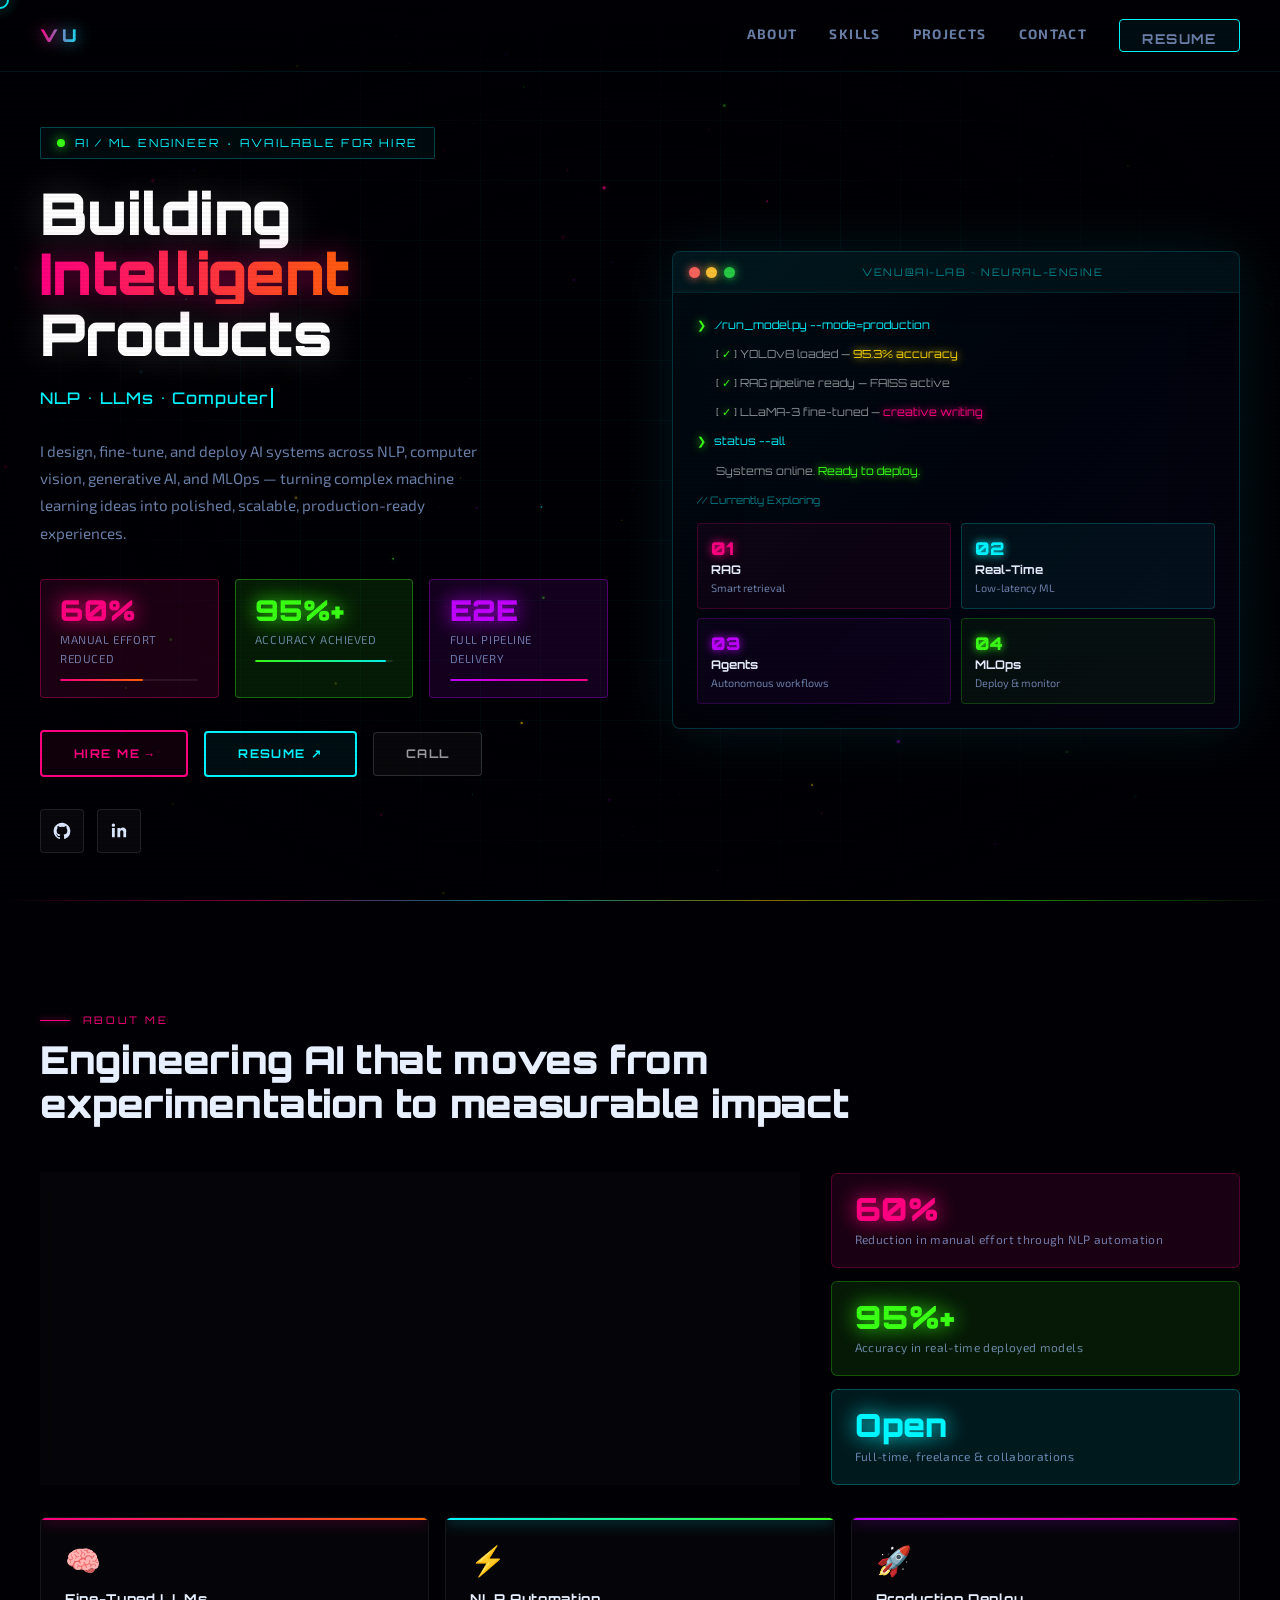
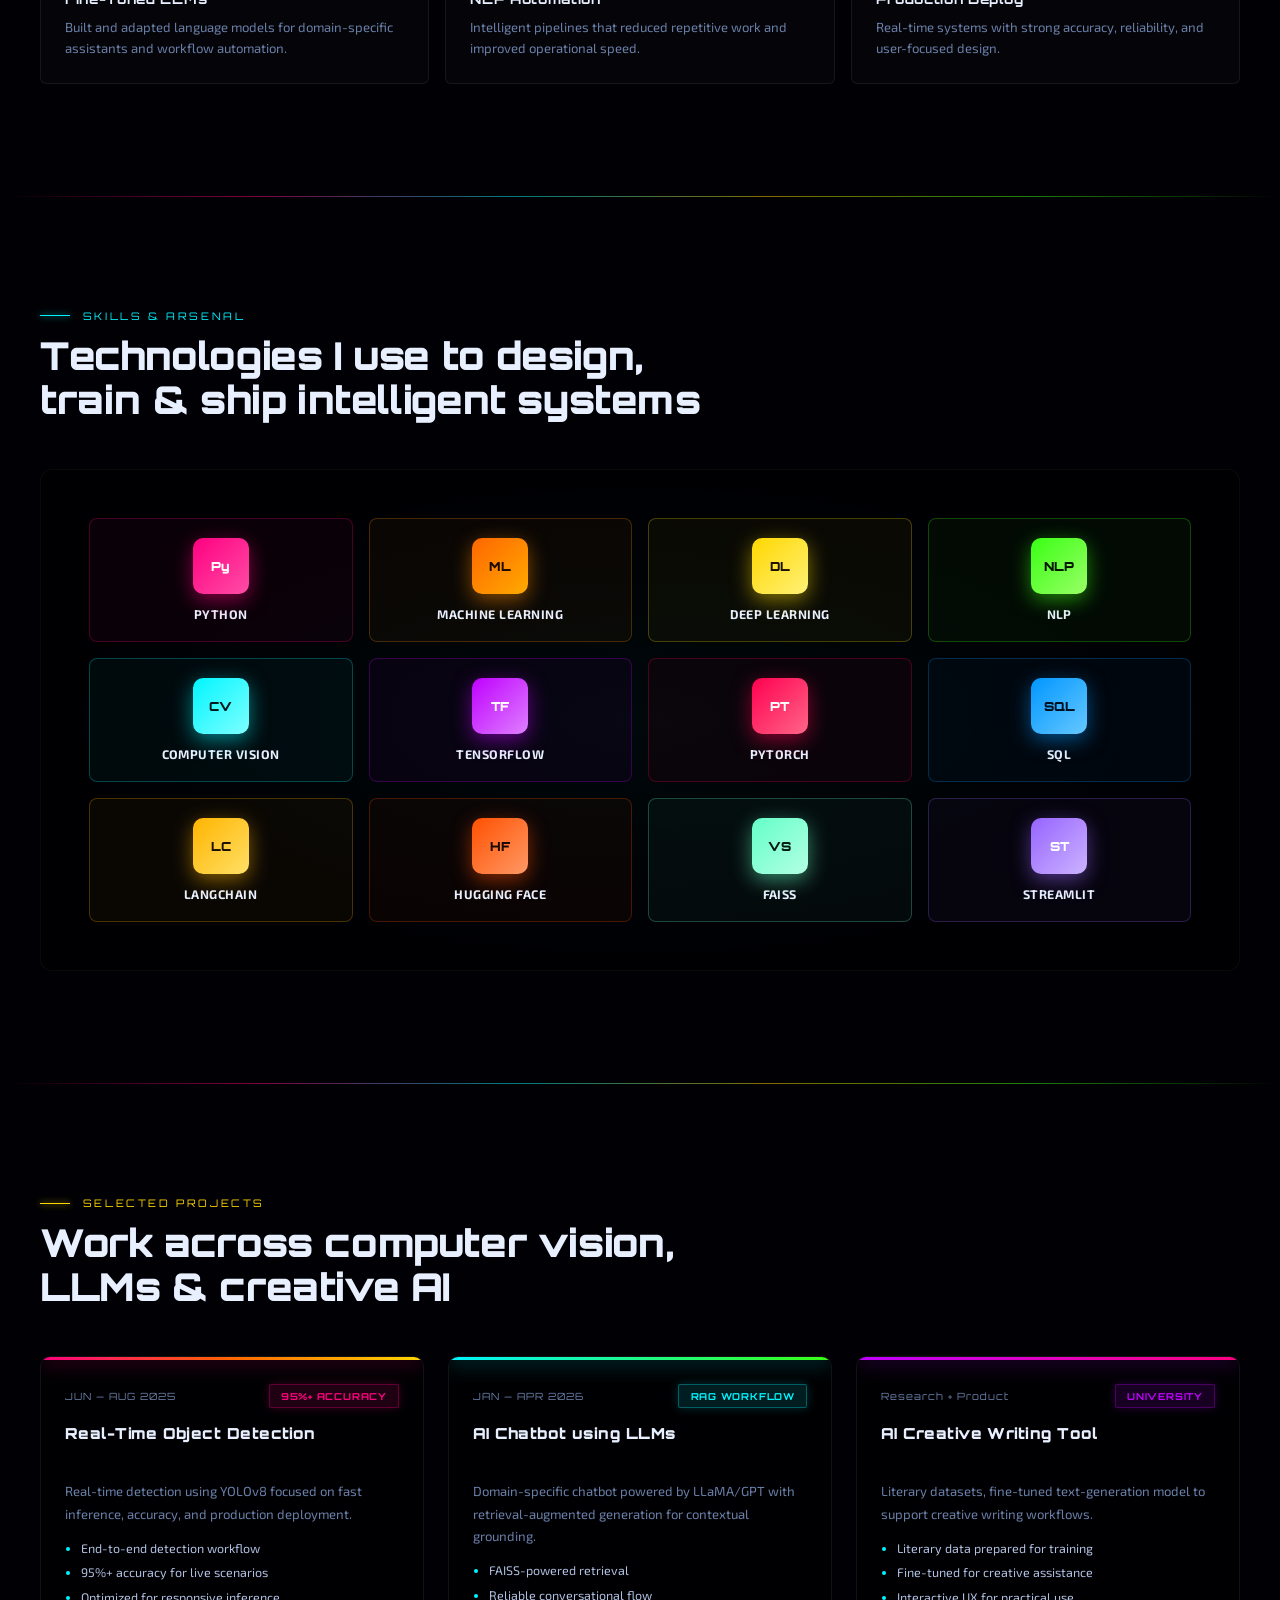
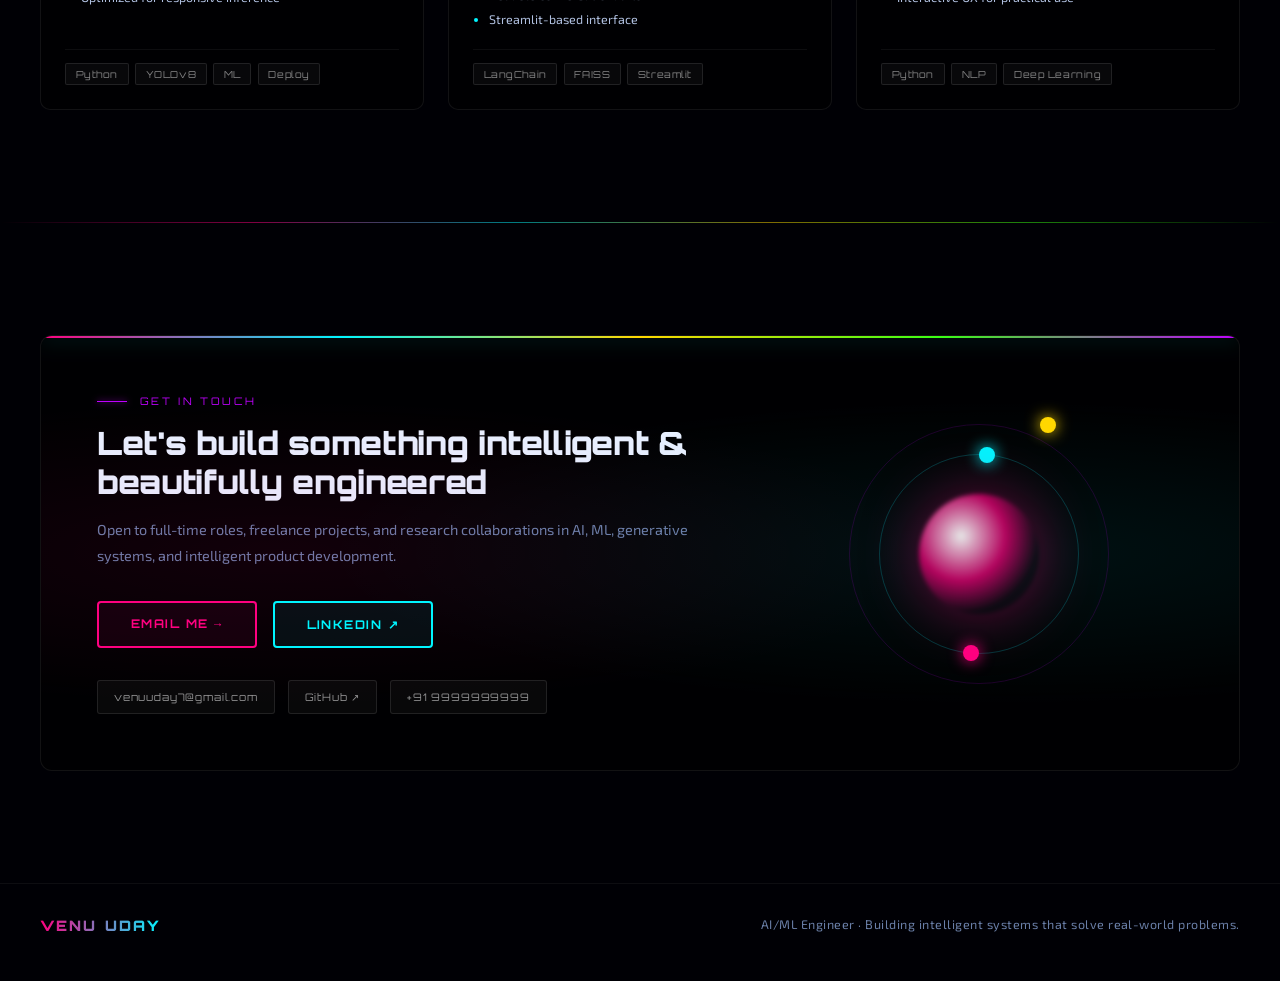
<file: index.html>
<!DOCTYPE html>
<html lang="en">
<head>
<meta charset="UTF-8"/>
<meta name="viewport" content="width=device-width,initial-scale=1.0"/>
<title>Venu Uday | AI/ML Engineer</title>
<link rel="preconnect" href="https://fonts.googleapis.com"/>
<link rel="preconnect" href="https://fonts.gstatic.com" crossorigin/>
<link href="https://fonts.googleapis.com/css2?family=Exo+2:wght@300;400;600;700;800;900&family=Orbitron:wght@500;700;900&display=swap" rel="stylesheet"/>
<style>
*,*::before,*::after{box-sizing:border-box;margin:0;padding:0}
html{scroll-behavior:smooth}
:root{
  --pink:#ff0080;--cyan:#00f5ff;--gold:#ffd700;--lime:#39ff14;--purple:#bf00ff;--orange:#ff6600;
  --bg:#000005;--text:#e8f0ff;--muted:#6a7fa8;
}
body{font-family:'Exo 2',sans-serif;background:var(--bg);color:var(--text);overflow-x:hidden;cursor:none}

/* ── CUSTOM CURSOR ── */
#cursor{position:fixed;width:18px;height:18px;border:2px solid var(--cyan);border-radius:50%;pointer-events:none;z-index:99999;transform:translate(-50%,-50%);transition:width .2s,height .2s,background .2s;mix-blend-mode:difference}
#cursor-trail{position:fixed;width:40px;height:40px;border-radius:50%;pointer-events:none;z-index:99998;transform:translate(-50%,-50%);background:radial-gradient(circle,rgba(0,245,255,0.15),transparent 70%);transition:left .08s,top .08s}

/* ── CANVAS PARTICLES ── */
#particles{position:fixed;inset:0;z-index:0;pointer-events:none}

/* ── SCANLINES ── */
body::after{content:'';position:fixed;inset:0;background:repeating-linear-gradient(0deg,transparent,transparent 2px,rgba(0,0,0,0.03) 2px,rgba(0,0,0,0.03) 4px);pointer-events:none;z-index:9998;animation:scanMove 8s linear infinite}
@keyframes scanMove{0%{background-position:0 0}100%{background-position:0 100px}}

/* ── GRID BG ── */
.grid-bg{position:fixed;inset:0;background-image:linear-gradient(rgba(0,245,255,0.03) 1px,transparent 1px),linear-gradient(90deg,rgba(0,245,255,0.03) 1px,transparent 1px);background-size:60px 60px;z-index:0;pointer-events:none}
.grid-bg::after{content:'';position:absolute;inset:0;background:radial-gradient(ellipse at 50% 50%,transparent 40%,var(--bg) 80%)}

/* ── NAV ── */
nav{position:fixed;top:0;width:100%;z-index:1000;padding:1.2rem 0;background:linear-gradient(180deg,rgba(0,0,5,0.95),transparent);border-bottom:1px solid rgba(0,245,255,0.08)}
.nav-inner{width:min(1200px,calc(100% - 3rem));margin:0 auto;display:flex;align-items:center;justify-content:space-between}
.logo{font-family:'Orbitron',monospace;font-weight:900;font-size:1.1rem;letter-spacing:.2em;color:transparent;background:linear-gradient(90deg,var(--pink),var(--cyan));-webkit-background-clip:text;background-clip:text;text-decoration:none;position:relative}
.logo-glow{position:absolute;inset:0;background:linear-gradient(90deg,var(--pink),var(--cyan));-webkit-background-clip:text;background-clip:text;color:transparent;filter:blur(8px);animation:logoPulse 2s ease-in-out infinite alternate;pointer-events:none}
@keyframes logoPulse{0%{opacity:.4}100%{opacity:1}}
.nav-links{display:flex;gap:2rem;align-items:center}
.nav-links a{font-size:.85rem;font-weight:700;letter-spacing:.1em;text-transform:uppercase;color:var(--muted);text-decoration:none;transition:color .2s;position:relative;padding-bottom:4px}
.nav-links a::after{content:'';position:absolute;bottom:0;left:0;width:0;height:1px;background:var(--cyan);transition:width .3s;box-shadow:0 0 8px var(--cyan)}
.nav-links a:hover{color:var(--cyan)}
.nav-links a:hover::after{width:100%}
.nav-btn{font-family:'Orbitron',monospace;font-size:.75rem;font-weight:700;letter-spacing:.12em;text-transform:uppercase;padding:.6rem 1.4rem;border:1px solid var(--cyan);color:var(--cyan);background:rgba(0,245,255,0.05);border-radius:4px;transition:all .25s;text-decoration:none;position:relative;overflow:hidden}
.nav-btn::before{content:'';position:absolute;inset:0;background:var(--cyan);transform:scaleX(0);transform-origin:left;transition:transform .3s;z-index:-1}
.nav-btn:hover{color:#000;box-shadow:0 0 25px rgba(0,245,255,0.6)}
.nav-btn:hover::before{transform:scaleX(1)}

/* ── HERO ── */
.hero{min-height:100vh;display:flex;align-items:center;position:relative;z-index:1;padding-top:5rem}
.hero-inner{width:min(1200px,calc(100% - 3rem));margin:0 auto;display:grid;grid-template-columns:1fr 1fr;gap:4rem;align-items:center}
.hero-tag{display:inline-flex;align-items:center;gap:.6rem;font-family:'Orbitron',monospace;font-size:.7rem;letter-spacing:.2em;text-transform:uppercase;color:var(--cyan);padding:.5rem 1rem;border:1px solid rgba(0,245,255,.25);background:rgba(0,245,255,.04);border-radius:2px;margin-bottom:1.5rem;animation:tagBlink 3s ease-in-out infinite}
.hero-tag .dot{width:8px;height:8px;border-radius:50%;background:var(--lime);box-shadow:0 0 12px var(--lime);animation:dotPulse 1.5s ease-in-out infinite}
@keyframes tagBlink{0%,100%{border-color:rgba(0,245,255,.25);box-shadow:none}50%{border-color:rgba(0,245,255,.6);box-shadow:0 0 20px rgba(0,245,255,.15)}}
@keyframes dotPulse{0%,100%{transform:scale(1);opacity:1}50%{transform:scale(1.5);opacity:.6}}
h1.hero-title{font-family:'Orbitron',monospace;font-size:clamp(2rem,4.5vw,4rem);font-weight:900;line-height:1.05;letter-spacing:-.01em;margin-bottom:1.5rem}
.line1{display:block;color:white;text-shadow:0 0 40px rgba(255,255,255,.2)}
.line2{display:block;background:linear-gradient(90deg,var(--pink),var(--orange),var(--gold),var(--lime),var(--cyan),var(--purple));background-size:300%;-webkit-background-clip:text;background-clip:text;color:transparent;animation:hyperRainbow 4s linear infinite;filter:drop-shadow(0 0 15px rgba(255,0,128,.5))}
@keyframes hyperRainbow{0%{background-position:0%}100%{background-position:300%}}
.line3{display:block;color:white;text-shadow:0 0 40px rgba(255,255,255,.2)}
.typewriter-wrap{font-size:1rem;color:var(--cyan);font-family:'Orbitron',monospace;font-weight:500;letter-spacing:.06em;margin-bottom:1.5rem;height:1.6rem}
#typewriter{border-right:2px solid var(--cyan);padding-right:3px;animation:blink .7s step-end infinite}
@keyframes blink{50%{border-color:transparent}}
.hero-desc{color:var(--muted);line-height:1.8;font-size:.95rem;max-width:52ch;margin-bottom:2rem}
.stats-row{display:flex;gap:1rem;margin-bottom:2rem;flex-wrap:wrap}
.stat-box{flex:1;min-width:110px;padding:1rem 1.2rem;border:1px solid;position:relative;overflow:hidden;border-radius:4px}
.stat-box::before{content:'';position:absolute;inset:0;opacity:.06}
.stat-box.s1{border-color:rgba(255,0,128,.4);background:rgba(255,0,128,.05)}.stat-box.s1::before{background:var(--pink)}
.stat-box.s2{border-color:rgba(57,255,20,.4);background:rgba(57,255,20,.05)}.stat-box.s2::before{background:var(--lime)}
.stat-box.s3{border-color:rgba(191,0,255,.4);background:rgba(191,0,255,.05)}.stat-box.s3::before{background:var(--purple)}
.stat-val{font-family:'Orbitron',monospace;font-size:1.8rem;font-weight:900;display:block;line-height:1;margin-bottom:.2rem}
.s1 .stat-val{color:var(--pink);text-shadow:0 0 20px var(--pink)}
.s2 .stat-val{color:var(--lime);text-shadow:0 0 20px var(--lime)}
.s3 .stat-val{color:var(--purple);text-shadow:0 0 20px var(--purple)}
.stat-lbl{font-size:.72rem;color:var(--muted);line-height:1.4;text-transform:uppercase;letter-spacing:.05em}
.stat-bar{height:2px;margin-top:.8rem;background:rgba(255,255,255,.08);border-radius:999px;overflow:hidden}
.stat-bar-fill{height:100%;border-radius:999px;animation:barGrow 2s 1s ease forwards;width:0}
.s1 .stat-bar-fill{background:linear-gradient(90deg,var(--pink),var(--orange));box-shadow:0 0 10px var(--pink)}
.s2 .stat-bar-fill{background:linear-gradient(90deg,var(--lime),var(--cyan));box-shadow:0 0 10px var(--lime)}
.s3 .stat-bar-fill{background:linear-gradient(90deg,var(--purple),var(--pink));box-shadow:0 0 10px var(--purple)}
@keyframes barGrow{to{width:var(--w)}}
.btn-row{display:flex;gap:1rem;flex-wrap:wrap;align-items:center;margin-bottom:2rem}
.btn{display:inline-flex;align-items:center;gap:.5rem;padding:.85rem 2rem;border-radius:4px;font-family:'Orbitron',monospace;font-size:.75rem;font-weight:700;letter-spacing:.12em;text-transform:uppercase;text-decoration:none;transition:all .25s;position:relative;overflow:hidden}
.btn::before{content:'';position:absolute;inset:0;transform:scaleX(0);transform-origin:left;transition:transform .3s;z-index:-1}
.btn-primary{border:2px solid var(--pink);color:var(--pink);background:rgba(255,0,128,.06)}
.btn-primary::before{background:var(--pink)}
.btn-primary:hover{color:#000;box-shadow:0 0 40px rgba(255,0,128,.7),0 0 80px rgba(255,0,128,.3)}
.btn-primary:hover::before{transform:scaleX(1)}
.btn-secondary{border:2px solid var(--cyan);color:var(--cyan);background:rgba(0,245,255,.06)}
.btn-secondary::before{background:var(--cyan)}
.btn-secondary:hover{color:#000;box-shadow:0 0 40px rgba(0,245,255,.7)}
.btn-secondary:hover::before{transform:scaleX(1)}
.btn-ghost{border:1px solid rgba(255,255,255,.15);color:rgba(255,255,255,.6);background:rgba(255,255,255,.03)}
.btn-ghost:hover{border-color:rgba(255,255,255,.4);color:white}
.social-row{display:flex;gap:.8rem}
.social-btn{width:44px;height:44px;display:grid;place-items:center;border:1px solid rgba(255,255,255,.1);background:rgba(255,255,255,.03);border-radius:4px;transition:all .25s;text-decoration:none}
.social-btn:hover{transform:translateY(-4px);border-color:var(--cyan);box-shadow:0 0 20px rgba(0,245,255,.3)}
.social-btn svg{width:20px;height:20px;fill:#dde9ff}

/* ── TERMINAL ── */
.terminal{position:relative;border:1px solid rgba(0,245,255,.2);border-radius:8px;overflow:hidden;background:rgba(0,5,15,.8);backdrop-filter:blur(20px);box-shadow:0 0 60px rgba(0,245,255,.1),inset 0 0 60px rgba(0,0,0,.5)}
.terminal::before{content:'';position:absolute;inset:0;background:linear-gradient(135deg,rgba(0,245,255,.03) 0%,transparent 50%,rgba(191,0,255,.03) 100%);pointer-events:none}
.terminal-bar{padding:.8rem 1rem;background:rgba(0,245,255,.05);border-bottom:1px solid rgba(0,245,255,.1);display:flex;align-items:center;gap:.5rem}
.terminal-dots{display:flex;gap:.4rem}
.terminal-dots span{width:11px;height:11px;border-radius:50%}
.terminal-dots span:nth-child(1){background:#ff5f57;box-shadow:0 0 10px #ff5f57}
.terminal-dots span:nth-child(2){background:#ffbd2e;box-shadow:0 0 10px #ffbd2e}
.terminal-dots span:nth-child(3){background:#28c840;box-shadow:0 0 10px #28c840}
.terminal-title{flex:1;text-align:center;font-family:'Orbitron',monospace;font-size:.65rem;color:rgba(0,245,255,.5);letter-spacing:.15em;text-transform:uppercase}
.terminal-body{padding:1.5rem}
.term-line{font-family:'Orbitron',monospace;font-size:.7rem;margin-bottom:.7rem;display:flex;align-items:flex-start;gap:.5rem;line-height:1.6}
.term-prompt{color:var(--lime);text-shadow:0 0 8px var(--lime);flex-shrink:0}
.term-cmd{color:var(--cyan)}
.term-out{color:rgba(255,255,255,.55);padding-left:1.2rem}
.term-highlight{color:var(--gold);text-shadow:0 0 8px var(--gold)}
.term-pink{color:var(--pink);text-shadow:0 0 8px var(--pink)}
.term-green{color:var(--lime);text-shadow:0 0 8px var(--lime)}
.modules-grid{display:grid;grid-template-columns:1fr 1fr;gap:.6rem;margin-top:1rem}
.mod{padding:.8rem;border-radius:4px;border:1px solid;transition:transform .2s}
.mod:hover{transform:scale(1.03)}
.mod-n{font-family:'Orbitron',monospace;font-size:1.1rem;font-weight:900;display:block;margin-bottom:.2rem}
.mod h4{font-size:.75rem;font-weight:700;margin-bottom:.15rem;font-family:'Orbitron',monospace}
.mod p{font-size:.68rem;color:var(--muted);line-height:1.4}
.m1{background:rgba(255,0,128,.05);border-color:rgba(255,0,128,.2)}.m1 .mod-n{color:var(--pink);text-shadow:0 0 8px var(--pink)}
.m2{background:rgba(0,245,255,.05);border-color:rgba(0,245,255,.2)}.m2 .mod-n{color:var(--cyan);text-shadow:0 0 8px var(--cyan)}
.m3{background:rgba(191,0,255,.05);border-color:rgba(191,0,255,.2)}.m3 .mod-n{color:var(--purple);text-shadow:0 0 8px var(--purple)}
.m4{background:rgba(57,255,20,.05);border-color:rgba(57,255,20,.2)}.m4 .mod-n{color:var(--lime);text-shadow:0 0 8px var(--lime)}

/* ── SECTIONS ── */
section.s{padding:7rem 0;position:relative;z-index:1}
.w{width:min(1200px,calc(100% - 3rem));margin:0 auto}
.sec-label{font-family:'Orbitron',monospace;font-size:.65rem;letter-spacing:.25em;text-transform:uppercase;margin-bottom:.6rem;display:flex;align-items:center;gap:.8rem}
.sec-label::before{content:'';height:1px;width:30px;box-shadow:0 0 6px currentColor}
.sec-label.pink{color:var(--pink)}.sec-label.pink::before{background:var(--pink)}
.sec-label.cyan{color:var(--cyan)}.sec-label.cyan::before{background:var(--cyan)}
.sec-label.gold{color:var(--gold)}.sec-label.gold::before{background:var(--gold)}
.sec-label.lime{color:var(--lime)}.sec-label.lime::before{background:var(--lime)}
.sec-label.purple{color:var(--purple)}.sec-label.purple::before{background:var(--purple)}
h2.sec-h{font-family:'Orbitron',monospace;font-size:clamp(1.5rem,3vw,2.4rem);font-weight:900;letter-spacing:-.01em;line-height:1.15;margin-bottom:3rem}
.neon-divider{height:1px;background:linear-gradient(90deg,transparent,var(--pink),var(--cyan),var(--gold),var(--lime),transparent);border:none;margin:0;opacity:.5;position:relative;z-index:1}
.neon-divider::after{content:'';position:absolute;inset:-1px;background:inherit;filter:blur(4px);opacity:.5}

/* ── ABOUT ── */
.about-grid{display:grid;grid-template-columns:1.3fr .7fr;gap:2rem;margin-bottom:2rem}
.glass-box{background:rgba(255,255,255,.02);border:1px solid rgba(255,255,255,.07);border-radius:8px;padding:2rem;position:relative;overflow:hidden;backdrop-filter:blur(10px)}
.glass-box::before{content:'';position:absolute;top:0;left:0;right:0;height:1px;background:linear-gradient(90deg,transparent,rgba(255,255,255,.15),transparent)}
.glass-box p{color:var(--muted);line-height:1.85;font-size:.95rem}
.glass-box p+p{margin-top:1rem}
.metric-stack{display:grid;gap:.8rem}
.metric-glitch{padding:1.2rem 1.4rem;border-radius:6px;border:1px solid;position:relative;overflow:hidden;transition:transform .25s}
.metric-glitch:hover{transform:translateX(4px)}
.metric-glitch::after{content:'';position:absolute;inset:0;opacity:.05}
.mg1{border-color:rgba(255,0,128,.3);background:rgba(255,0,128,.05)}.mg1::after{background:var(--pink)}
.mg2{border-color:rgba(57,255,20,.3);background:rgba(57,255,20,.05)}.mg2::after{background:var(--lime)}
.mg3{border-color:rgba(0,245,255,.3);background:rgba(0,245,255,.05)}.mg3::after{background:var(--cyan)}
.mg-val{font-family:'Orbitron',monospace;font-size:2rem;font-weight:900;display:block;line-height:1;margin-bottom:.2rem}
.mg1 .mg-val{color:var(--pink);text-shadow:0 0 20px var(--pink)}
.mg2 .mg-val{color:var(--lime);text-shadow:0 0 20px var(--lime)}
.mg3 .mg-val{color:var(--cyan);text-shadow:0 0 20px var(--cyan)}
.mg-lbl{font-size:.75rem;color:var(--muted);line-height:1.4;letter-spacing:.03em}
.feat-row{display:grid;grid-template-columns:repeat(3,1fr);gap:1rem}
.feat{padding:1.5rem;border-radius:6px;border:1px solid rgba(255,255,255,.07);background:rgba(255,255,255,.02);position:relative;overflow:hidden;transition:all .3s}
.feat:hover{transform:translateY(-6px)}
.feat::before{content:'';position:absolute;top:0;left:0;right:0;height:2px}
.feat:nth-child(1)::before{background:linear-gradient(90deg,var(--pink),var(--orange));box-shadow:0 0 15px var(--pink)}
.feat:nth-child(2)::before{background:linear-gradient(90deg,var(--cyan),var(--lime));box-shadow:0 0 15px var(--cyan)}
.feat:nth-child(3)::before{background:linear-gradient(90deg,var(--purple),var(--pink));box-shadow:0 0 15px var(--purple)}
.feat h3{font-family:'Orbitron',monospace;font-size:.85rem;font-weight:700;margin-bottom:.6rem;letter-spacing:.05em}
.feat p{font-size:.82rem;color:var(--muted);line-height:1.6}
.feat-icon{font-size:1.8rem;margin-bottom:.8rem;display:block}

/* ── SKILLS ── */
.skills-arena{background:rgba(0,0,0,.3);border:1px solid rgba(255,255,255,.04);border-radius:12px;padding:3rem;position:relative;overflow:hidden}
.skills-arena::before{content:'';position:absolute;inset:0;background:radial-gradient(ellipse at 50% 50%,rgba(0,245,255,.03),transparent 70%);pointer-events:none}
.skills-hex{display:grid;grid-template-columns:repeat(4,1fr);gap:1rem}
.skill-hex{position:relative;padding:1.2rem .8rem;border-radius:8px;text-align:center;border:1px solid;transition:all .3s;overflow:hidden;cursor:default}
.skill-hex:hover{transform:translateY(-8px) scale(1.06)}
.skill-icon-wrap{width:56px;height:56px;border-radius:10px;display:grid;place-items:center;margin:0 auto .8rem;font-family:'Orbitron',monospace;font-size:.78rem;font-weight:900;position:relative;transition:box-shadow .3s}
.skill-name{font-size:.78rem;font-weight:700;letter-spacing:.04em;text-transform:uppercase}
.sk-py{border-color:rgba(255,0,128,.25);background:rgba(255,0,128,.04)}.sk-py .skill-icon-wrap{background:linear-gradient(135deg,#ff0080,#ff4da6);color:white;box-shadow:0 6px 20px rgba(255,0,128,.5)}.sk-py:hover{box-shadow:0 0 40px rgba(255,0,128,.2);border-color:rgba(255,0,128,.6)}
.sk-ml{border-color:rgba(255,140,0,.25);background:rgba(255,140,0,.04)}.sk-ml .skill-icon-wrap{background:linear-gradient(135deg,#ff6600,#ffaa00);color:#1a0a00;box-shadow:0 6px 20px rgba(255,140,0,.5)}.sk-ml:hover{box-shadow:0 0 40px rgba(255,140,0,.2);border-color:rgba(255,140,0,.6)}
.sk-dl{border-color:rgba(255,221,0,.25);background:rgba(255,221,0,.04)}.sk-dl .skill-icon-wrap{background:linear-gradient(135deg,#ffd700,#fff176);color:#1a1100;box-shadow:0 6px 20px rgba(255,221,0,.5)}.sk-dl:hover{box-shadow:0 0 40px rgba(255,221,0,.2);border-color:rgba(255,221,0,.6)}
.sk-nlp{border-color:rgba(57,255,20,.25);background:rgba(57,255,20,.04)}.sk-nlp .skill-icon-wrap{background:linear-gradient(135deg,#39ff14,#99ff66);color:#001400;box-shadow:0 6px 20px rgba(57,255,20,.5)}.sk-nlp:hover{box-shadow:0 0 40px rgba(57,255,20,.2);border-color:rgba(57,255,20,.6)}
.sk-cv{border-color:rgba(0,245,255,.25);background:rgba(0,245,255,.04)}.sk-cv .skill-icon-wrap{background:linear-gradient(135deg,#00f5ff,#7fffff);color:#00161a;box-shadow:0 6px 20px rgba(0,245,255,.5)}.sk-cv:hover{box-shadow:0 0 40px rgba(0,245,255,.2);border-color:rgba(0,245,255,.6)}
.sk-tf{border-color:rgba(191,0,255,.25);background:rgba(191,0,255,.04)}.sk-tf .skill-icon-wrap{background:linear-gradient(135deg,#bf00ff,#df80ff);color:white;box-shadow:0 6px 20px rgba(191,0,255,.5)}.sk-tf:hover{box-shadow:0 0 40px rgba(191,0,255,.2);border-color:rgba(191,0,255,.6)}
.sk-pt{border-color:rgba(255,0,80,.25);background:rgba(255,0,80,.04)}.sk-pt .skill-icon-wrap{background:linear-gradient(135deg,#ff0050,#ff6688);color:white;box-shadow:0 6px 20px rgba(255,0,80,.5)}.sk-pt:hover{box-shadow:0 0 40px rgba(255,0,80,.2);border-color:rgba(255,0,80,.6)}
.sk-sql{border-color:rgba(0,150,255,.25);background:rgba(0,150,255,.04)}.sk-sql .skill-icon-wrap{background:linear-gradient(135deg,#0096ff,#66c8ff);color:#001020;box-shadow:0 6px 20px rgba(0,150,255,.5)}.sk-sql:hover{box-shadow:0 0 40px rgba(0,150,255,.2);border-color:rgba(0,150,255,.6)}
.sk-lc{border-color:rgba(255,180,0,.25);background:rgba(255,180,0,.04)}.sk-lc .skill-icon-wrap{background:linear-gradient(135deg,#ffb400,#ffe066);color:#1a0f00;box-shadow:0 6px 20px rgba(255,180,0,.5)}.sk-lc:hover{box-shadow:0 0 40px rgba(255,180,0,.2);border-color:rgba(255,180,0,.6)}
.sk-hf{border-color:rgba(255,80,0,.25);background:rgba(255,80,0,.04)}.sk-hf .skill-icon-wrap{background:linear-gradient(135deg,#ff5000,#ff9966);color:#1a0800;box-shadow:0 6px 20px rgba(255,80,0,.5)}.sk-hf:hover{box-shadow:0 0 40px rgba(255,80,0,.2);border-color:rgba(255,80,0,.6)}
.sk-fa{border-color:rgba(100,255,200,.25);background:rgba(100,255,200,.04)}.sk-fa .skill-icon-wrap{background:linear-gradient(135deg,#64ffc8,#b3ffe3);color:#001a0f;box-shadow:0 6px 20px rgba(100,255,200,.5)}.sk-fa:hover{box-shadow:0 0 40px rgba(100,255,200,.2);border-color:rgba(100,255,200,.6)}
.sk-st{border-color:rgba(150,100,255,.25);background:rgba(150,100,255,.04)}.sk-st .skill-icon-wrap{background:linear-gradient(135deg,#9664ff,#ccb3ff);color:white;box-shadow:0 6px 20px rgba(150,100,255,.5)}.sk-st:hover{box-shadow:0 0 40px rgba(150,100,255,.2);border-color:rgba(150,100,255,.6)}

/* ── PROJECTS ── */
.proj-grid{display:grid;grid-template-columns:repeat(3,1fr);gap:1.5rem}
.proj{background:rgba(0,0,0,.5);border:1px solid rgba(255,255,255,.07);border-radius:10px;overflow:hidden;transition:all .35s;display:flex;flex-direction:column;position:relative}
.proj:hover{transform:translateY(-10px)}
.proj-glow{position:absolute;inset:0;opacity:0;transition:opacity .35s;pointer-events:none}
.proj:hover .proj-glow{opacity:1}
.pa .proj-glow{background:radial-gradient(circle at 50% 0%,rgba(255,0,128,.12),transparent 60%)}
.pb .proj-glow{background:radial-gradient(circle at 50% 0%,rgba(0,245,255,.12),transparent 60%)}
.pc .proj-glow{background:radial-gradient(circle at 50% 0%,rgba(191,0,255,.12),transparent 60%)}
.proj-stripe{height:3px;width:100%}
.pa .proj-stripe{background:linear-gradient(90deg,var(--pink),var(--orange),var(--gold));box-shadow:0 0 20px rgba(255,0,128,.8)}
.pb .proj-stripe{background:linear-gradient(90deg,var(--cyan),var(--lime));box-shadow:0 0 20px rgba(0,245,255,.8)}
.pc .proj-stripe{background:linear-gradient(90deg,var(--purple),var(--pink));box-shadow:0 0 20px rgba(191,0,255,.8)}
.proj-header{padding:1.5rem;position:relative}
.proj-meta{display:flex;justify-content:space-between;align-items:center;margin-bottom:1rem}
.proj-date{font-family:'Orbitron',monospace;font-size:.62rem;color:var(--muted);letter-spacing:.1em}
.badge{font-family:'Orbitron',monospace;font-size:.6rem;font-weight:700;padding:.3rem .7rem;border-radius:2px;letter-spacing:.08em;text-transform:uppercase}
.ba{background:rgba(255,0,128,.12);color:var(--pink);border:1px solid rgba(255,0,128,.3);box-shadow:0 0 10px rgba(255,0,128,.2)}
.bb{background:rgba(0,245,255,.12);color:var(--cyan);border:1px solid rgba(0,245,255,.3);box-shadow:0 0 10px rgba(0,245,255,.2)}
.bc{background:rgba(191,0,255,.12);color:var(--purple);border:1px solid rgba(191,0,255,.3);box-shadow:0 0 10px rgba(191,0,255,.2)}
.proj h3{font-family:'Orbitron',monospace;font-size:.95rem;font-weight:900;letter-spacing:.03em;margin-bottom:.8rem;line-height:1.3}
.proj-body{padding:0 1.5rem 1.5rem;flex:1;display:flex;flex-direction:column}
.proj-body p{font-size:.82rem;color:var(--muted);line-height:1.7;margin-bottom:.8rem}
.proj-body ul{padding-left:1rem;margin-bottom:1rem;flex:1}
.proj-body ul li{font-size:.78rem;color:#b0c0e0;line-height:1.7;margin-bottom:.2rem}
.proj-body ul li::marker{color:var(--cyan)}
.tags{display:flex;gap:.4rem;flex-wrap:wrap;padding-top:.8rem;border-top:1px solid rgba(255,255,255,.05)}
.tag{font-family:'Orbitron',monospace;font-size:.6rem;padding:.25rem .6rem;border-radius:2px;border:1px solid rgba(255,255,255,.1);color:rgba(255,255,255,.5);letter-spacing:.06em;background:rgba(255,255,255,.03)}

/* ── CONTACT ── */
.contact-shell{background:rgba(0,0,0,.6);border:1px solid rgba(255,255,255,.07);border-radius:12px;overflow:hidden;position:relative}
.contact-shell::before{content:'';position:absolute;inset:0;background:radial-gradient(ellipse at 20% 50%,rgba(255,0,128,.07),transparent 50%),radial-gradient(ellipse at 80% 50%,rgba(0,245,255,.07),transparent 50%);pointer-events:none}
.contact-top-bar{height:2px;background:linear-gradient(90deg,var(--pink),var(--cyan),var(--gold),var(--lime),var(--purple));box-shadow:0 0 20px rgba(0,245,255,.5)}
.contact-inner{display:grid;grid-template-columns:1.2fr .8fr;gap:4rem;align-items:center;padding:3.5rem}
.contact-title{font-family:'Orbitron',monospace;font-size:clamp(1.4rem,2.5vw,2.2rem);font-weight:900;line-height:1.2;margin-bottom:1rem;letter-spacing:-.01em}
.contact-desc{color:var(--muted);line-height:1.8;font-size:.9rem;margin-bottom:2rem}
.contact-links{display:flex;gap:.8rem;flex-wrap:wrap;margin-top:1.2rem}
.link-chip{font-family:'Orbitron',monospace;font-size:.65rem;padding:.55rem 1rem;border-radius:3px;border:1px solid rgba(255,255,255,.1);color:rgba(255,255,255,.55);background:rgba(255,255,255,.03);text-decoration:none;letter-spacing:.08em;transition:all .2s}
.link-chip:hover{border-color:var(--cyan);color:var(--cyan);box-shadow:0 0 15px rgba(0,245,255,.2)}
.orb-cluster{position:relative;height:260px;display:grid;place-items:center}
.core{position:absolute;width:120px;height:120px;border-radius:50%;background:radial-gradient(circle at 35% 35%,rgba(255,255,255,.9),rgba(255,0,128,.7) 40%,rgba(255,0,128,.05) 70%);filter:blur(2px);animation:coreFloat 5s ease-in-out infinite alternate;box-shadow:0 0 60px rgba(255,0,128,.4)}
.orb-ring{position:absolute;border-radius:50%;border:1px solid;animation:ringRotate 8s linear infinite}
.or1{width:200px;height:200px;border-color:rgba(0,245,255,.2);animation-duration:8s}
.or2{width:260px;height:260px;border-color:rgba(191,0,255,.15);animation-duration:12s;animation-direction:reverse}
.orb-sat{position:absolute;width:16px;height:16px;border-radius:50%;box-shadow:0 0 15px currentColor}
@keyframes coreFloat{0%{transform:translate(0,0) scale(1)}100%{transform:translate(8px,-12px) scale(1.05)}}
@keyframes ringRotate{0%{transform:rotate(0deg)}100%{transform:rotate(360deg)}}

/* ── FOOTER ── */
footer{position:relative;z-index:1;padding:2rem 0 3rem;border-top:1px solid rgba(255,255,255,.05)}
.foot-inner{width:min(1200px,calc(100% - 3rem));margin:0 auto;display:flex;justify-content:space-between;align-items:center;flex-wrap:wrap;gap:1rem}
.foot-brand{font-family:'Orbitron',monospace;font-weight:900;font-size:.9rem;letter-spacing:.15em;background:linear-gradient(90deg,var(--pink),var(--cyan));-webkit-background-clip:text;background-clip:text;color:transparent}
.foot-note{font-size:.78rem;color:var(--muted);letter-spacing:.04em}

/* ── REVEAL ── */
.reveal{opacity:0;transform:translateY(40px);transition:opacity .8s ease,transform .8s ease}
.reveal.vis{opacity:1;transform:translateY(0)}

/* ── RESPONSIVE ── */
@media(max-width:1020px){.hero-inner,.about-grid,.contact-inner{grid-template-columns:1fr}.terminal{display:none}.proj-grid,.feat-row{grid-template-columns:1fr}.skills-hex{grid-template-columns:repeat(3,1fr)}.orb-cluster{display:none}}
@media(max-width:640px){.skills-hex{grid-template-columns:repeat(2,1fr)}.skills-arena{padding:1.5rem}h1.hero-title{font-size:1.8rem}.btn{padding:.7rem 1.2rem;font-size:.65rem}}
</style>
</head>
<body>

<div id="cursor"></div>
<div id="cursor-trail"></div>
<canvas id="particles"></canvas>
<div class="grid-bg" aria-hidden="true"></div>

<nav>
  <div class="nav-inner">
    <a href="#hero" class="logo" aria-label="Home">VU<span class="logo-glow" aria-hidden="true">VU</span></a>
    <div class="nav-links">
      <a href="#about">About</a>
      <a href="#skills">Skills</a>
      <a href="#projects">Projects</a>
      <a href="#contact">Contact</a>
      <a class="nav-btn" href="https://drive.googg" target="_blank" rel="noreferrer">Resume</a>
    </div>
  </div>
</nav>

<main>
<section id="hero" style="position:relative;z-index:1">
<div class="hero">
<div class="hero-inner">
  <div>
    <div class="hero-tag"><span class="dot"></span>AI / ML Engineer · Available for Hire</div>
    <h1 class="hero-title">
      <span class="line1">Building</span>
      <span class="line2">Intelligent</span>
      <span class="line3">Products</span>
    </h1>
    <div class="typewriter-wrap"><span id="typewriter"></span></div>
    <p class="hero-desc">I design, fine-tune, and deploy AI systems across NLP, computer vision, generative AI, and MLOps — turning complex machine learning ideas into polished, scalable, production-ready experiences.</p>
    <div class="stats-row">
      <div class="stat-box s1">
        <span class="stat-val">60%</span>
        <span class="stat-lbl">Manual effort reduced</span>
        <div class="stat-bar"><div class="stat-bar-fill" style="--w:60%"></div></div>
      </div>
      <div class="stat-box s2">
        <span class="stat-val">95%+</span>
        <span class="stat-lbl">Accuracy achieved</span>
        <div class="stat-bar"><div class="stat-bar-fill" style="--w:95%"></div></div>
      </div>
      <div class="stat-box s3">
        <span class="stat-val">E2E</span>
        <span class="stat-lbl">Full pipeline delivery</span>
        <div class="stat-bar"><div class="stat-bar-fill" style="--w:100%"></div></div>
      </div>
    </div>
    <div class="btn-row">
      <a class="btn btn-primary" href="mailto:venuuday7@gmail.com">Hire Me →</a>
      <a class="btn btn-secondary" href="https://drive.google.com/file/d/1gTOwHdi0GG8WGMU34fSjCpacCTz0CEjw/view?usp=sharing" target="_blank" rel="noreferrer">Resume ↗</a>
      <a class="btn btn-ghost" href="tel:+919999999999">Call</a>
    </div>
    <div class="social-row">
      <a class="social-btn" href="https://github.com/venuuday7-maker" target="_blank" rel="noreferrer" aria-label="GitHub">
        <svg viewBox="0 0 24 24"><path d="M12 2C6.477 2 2 6.484 2 12.017c0 4.426 2.865 8.18 6.839 9.504.5.092.682-.217.682-.483 0-.237-.008-.866-.013-1.7-2.782.605-3.369-1.344-3.369-1.344-.454-1.158-1.11-1.466-1.11-1.466-.908-.62.069-.608.069-.608 1.004.07 1.532 1.033 1.532 1.033.892 1.53 2.341 1.088 2.91.832.092-.647.349-1.088.635-1.338-2.221-.253-4.555-1.113-4.555-4.951 0-1.093.39-1.988 1.029-2.688-.103-.253-.446-1.272.098-2.65 0 0 .84-.269 2.75 1.026A9.564 9.564 0 0112 6.844a9.59 9.59 0 012.504.337c1.909-1.295 2.747-1.026 2.747-1.026.546 1.378.202 2.397.1 2.65.64.7 1.028 1.595 1.028 2.688 0 3.848-2.338 4.695-4.566 4.943.359.31.678.92.678 1.855 0 1.339-.012 2.419-.012 2.747 0 .269.18.58.688.481A10.019 10.019 0 0022 12.017C22 6.484 17.523 2 12 2z"/></svg>
      </a>
      <a class="social-btn" href="https://www.linkedin.com/in/venu-uday-99749a235/" target="_blank" rel="noreferrer" aria-label="LinkedIn">
        <svg viewBox="0 0 24 24"><path d="M6.94 8.5H3.56v11h3.38v-11ZM5.25 3A2.01 2.01 0 003.2 5.01 2 2 0 005.22 7a2.01 2.01 0 002.06-1.99A2 2 0 005.28 3h-.03ZM20.8 12.77c0-3.32-1.77-4.86-4.13-4.86-1.9 0-2.75 1.04-3.23 1.77V8.5H10.1c.04.78 0 11 0 11h3.34v-6.14c0-.33.02-.66.12-.89.26-.66.85-1.34 1.84-1.34 1.3 0 1.82 1.01 1.82 2.49v5.88h3.34v-6.73Z"/></svg>
      </a>
    </div>
  </div>
  <div class="terminal" aria-label="Skills preview">
    <div class="terminal-bar">
      <div class="terminal-dots"><span></span><span></span><span></span></div>
      <span class="terminal-title">venu@ai-lab ~ neural-engine</span>
    </div>
    <div class="terminal-body">
      <div class="term-line"><span class="term-prompt">❯</span><span class="term-cmd">./run_model.py --mode=production</span></div>
      <div class="term-line"><span class="term-out">[ <span class="term-green">✓</span> ] YOLOv8 loaded — <span class="term-highlight">95.3% accuracy</span></span></div>
      <div class="term-line"><span class="term-out">[ <span class="term-green">✓</span> ] RAG pipeline ready — FAISS active</span></div>
      <div class="term-line"><span class="term-out">[ <span class="term-green">✓</span> ] LLaMA-3 fine-tuned — <span class="term-pink">creative writing</span></span></div>
      <div class="term-line"><span class="term-prompt">❯</span><span class="term-cmd">status --all</span></div>
      <div class="term-line"><span class="term-out">Systems online. <span class="term-green">Ready to deploy.</span></span></div>
      <p style="font-family:'Orbitron',monospace;font-size:.65rem;color:rgba(0,245,255,.5);margin-top:.8rem;margin-bottom:.5rem">// Currently Exploring</p>
      <div class="modules-grid">
        <div class="mod m1"><span class="mod-n">01</span><h4>RAG</h4><p>Smart retrieval</p></div>
        <div class="mod m2"><span class="mod-n">02</span><h4>Real-Time</h4><p>Low-latency ML</p></div>
        <div class="mod m3"><span class="mod-n">03</span><h4>Agents</h4><p>Autonomous workflows</p></div>
        <div class="mod m4"><span class="mod-n">04</span><h4>MLOps</h4><p>Deploy & monitor</p></div>
      </div>
    </div>
  </div>
</div>
</div>
</section>

<hr class="neon-divider"/>

<section class="s" id="about">
<div class="w">
  <div class="reveal">
    <p class="sec-label pink">About Me</p>
    <h2 class="sec-h">Engineering AI that moves from<br/>experimentation to measurable impact</h2>
  </div>
  <div class="about-grid reveal">
    <div class="glass-box">
      <p>I'm an AI/ML Engineer with hands-on experience building and deploying machine learning systems that solve real-world problems. My work spans data preprocessing, experimentation, model training, deployment, and optimization.</p>
      <p>I use Python, TensorFlow, PyTorch, NLP, Computer Vision, and MLOps tooling to create products that are technically strong, visually polished, and genuinely useful.</p>
    </div>
    <div class="metric-stack">
      <div class="metric-glitch mg1"><span class="mg-val">60%</span><span class="mg-lbl">Reduction in manual effort through NLP automation</span></div>
      <div class="metric-glitch mg2"><span class="mg-val">95%+</span><span class="mg-lbl">Accuracy in real-time deployed models</span></div>
      <div class="metric-glitch mg3"><span class="mg-val">Open</span><span class="mg-lbl">Full-time, freelance &amp; collaborations</span></div>
    </div>
  </div>
  <div class="feat-row reveal">
    <div class="feat"><span class="feat-icon">🧠</span><h3>Fine-Tuned LLMs</h3><p>Built and adapted language models for domain-specific assistants and workflow automation.</p></div>
    <div class="feat"><span class="feat-icon">⚡</span><h3>NLP Automation</h3><p>Intelligent pipelines that reduced repetitive work and improved operational speed.</p></div>
    <div class="feat"><span class="feat-icon">🚀</span><h3>Production Deploy</h3><p>Real-time systems with strong accuracy, reliability, and user-focused design.</p></div>
  </div>
</div>
</section>

<hr class="neon-divider"/>

<section class="s" id="skills">
<div class="w">
  <div class="reveal">
    <p class="sec-label cyan">Skills &amp; Arsenal</p>
    <h2 class="sec-h">Technologies I use to design,<br/>train &amp; ship intelligent systems</h2>
  </div>
  <div class="skills-arena reveal">
    <div class="skills-hex">
      <div class="skill-hex sk-py"><div class="skill-icon-wrap">Py</div><div class="skill-name">Python</div></div>
      <div class="skill-hex sk-ml"><div class="skill-icon-wrap">ML</div><div class="skill-name">Machine Learning</div></div>
      <div class="skill-hex sk-dl"><div class="skill-icon-wrap">DL</div><div class="skill-name">Deep Learning</div></div>
      <div class="skill-hex sk-nlp"><div class="skill-icon-wrap">NLP</div><div class="skill-name">NLP</div></div>
      <div class="skill-hex sk-cv"><div class="skill-icon-wrap">CV</div><div class="skill-name">Computer Vision</div></div>
      <div class="skill-hex sk-tf"><div class="skill-icon-wrap">TF</div><div class="skill-name">TensorFlow</div></div>
      <div class="skill-hex sk-pt"><div class="skill-icon-wrap">PT</div><div class="skill-name">PyTorch</div></div>
      <div class="skill-hex sk-sql"><div class="skill-icon-wrap">SQL</div><div class="skill-name">SQL</div></div>
      <div class="skill-hex sk-lc"><div class="skill-icon-wrap">LC</div><div class="skill-name">LangChain</div></div>
      <div class="skill-hex sk-hf"><div class="skill-icon-wrap">HF</div><div class="skill-name">Hugging Face</div></div>
      <div class="skill-hex sk-fa"><div class="skill-icon-wrap">VS</div><div class="skill-name">FAISS</div></div>
      <div class="skill-hex sk-st"><div class="skill-icon-wrap">ST</div><div class="skill-name">Streamlit</div></div>
    </div>
  </div>
</div>
</section>

<hr class="neon-divider"/>

<section class="s" id="projects">
<div class="w">
  <div class="reveal">
    <p class="sec-label gold">Selected Projects</p>
    <h2 class="sec-h">Work across computer vision,<br/>LLMs &amp; creative AI</h2>
  </div>
  <div class="proj-grid reveal">
    <article class="proj pa">
      <div class="proj-stripe"></div>
      <div class="proj-glow"></div>
      <div class="proj-header">
        <div class="proj-meta"><span class="proj-date">JUN — AUG 2025</span><span class="badge ba">95%+ Accuracy</span></div>
        <h3>Real-Time Object Detection</h3>
      </div>
      <div class="proj-body">
        <p>Real-time detection using YOLOv8 focused on fast inference, accuracy, and production deployment.</p>
        <ul>
          <li>End-to-end detection workflow</li>
          <li>95%+ accuracy for live scenarios</li>
          <li>Optimized for responsive inference</li>
        </ul>
        <div class="tags"><span class="tag">Python</span><span class="tag">YOLOv8</span><span class="tag">ML</span><span class="tag">Deploy</span></div>
      </div>
    </article>
    <article class="proj pb">
      <div class="proj-stripe"></div>
      <div class="proj-glow"></div>
      <div class="proj-header">
        <div class="proj-meta"><span class="proj-date">JAN — APR 2026</span><span class="badge bb">RAG Workflow</span></div>
        <h3>AI Chatbot using LLMs</h3>
      </div>
      <div class="proj-body">
        <p>Domain-specific chatbot powered by LLaMA/GPT with retrieval-augmented generation for contextual grounding.</p>
        <ul>
          <li>FAISS-powered retrieval</li>
          <li>Reliable conversational flow</li>
          <li>Streamlit-based interface</li>
        </ul>
        <div class="tags"><span class="tag">LangChain</span><span class="tag">FAISS</span><span class="tag">Streamlit</span></div>
      </div>
    </article>
    <article class="proj pc">
      <div class="proj-stripe"></div>
      <div class="proj-glow"></div>
      <div class="proj-header">
        <div class="proj-meta"><span class="proj-date">Research + Product</span><span class="badge bc">University</span></div>
        <h3>AI Creative Writing Tool</h3>
      </div>
      <div class="proj-body">
        <p>Literary datasets, fine-tuned text-generation model to support creative writing workflows.</p>
        <ul>
          <li>Literary data prepared for training</li>
          <li>Fine-tuned for creative assistance</li>
          <li>Interactive UX for practical use</li>
        </ul>
        <div class="tags"><span class="tag">Python</span><span class="tag">NLP</span><span class="tag">Deep Learning</span></div>
      </div>
    </article>
  </div>
</div>
</section>

<hr class="neon-divider"/>

<section class="s" id="contact">
<div class="w">
  <div class="contact-shell reveal">
    <div class="contact-top-bar"></div>
    <div class="contact-inner">
      <div>
        <p class="sec-label purple" style="margin-bottom:1rem">Get In Touch</p>
        <h2 class="contact-title">Let's build something intelligent &amp; beautifully engineered</h2>
        <p class="contact-desc">Open to full-time roles, freelance projects, and research collaborations in AI, ML, generative systems, and intelligent product development.</p>
        <div class="btn-row">
          <a class="btn btn-primary" href="mailto:venuuday7@gmail.com">Email Me →</a>
          <a class="btn btn-secondary" href="https://www.linkedin.com/in/venu-uday-99749a235/" target="_blank" rel="noreferrer">LinkedIn ↗</a>
        </div>
        <div class="contact-links">
          <a class="link-chip" href="mailto:venuuday7@gmail.com">venuuday7@gmail.com</a>
          <a class="link-chip" href="https://github.com/venuuday7-maker" target="_blank" rel="noreferrer">GitHub ↗</a>
          <a class="link-chip" href="tel:">+91 9999999999</a>
        </div>
      </div>
      <div class="orb-cluster" aria-hidden="true">
        <div class="orb-ring or1">
          <div class="orb-sat" style="position:absolute;top:-8px;left:50%;color:var(--cyan);background:var(--cyan)"></div>
          <div class="orb-sat" style="position:absolute;bottom:-8px;right:50%;color:var(--pink);background:var(--pink)"></div>
        </div>
        <div class="orb-ring or2">
          <div class="orb-sat" style="position:absolute;top:-8px;right:20%;color:var(--gold);background:var(--gold)"></div>
        </div>
        <div class="core"></div>
      </div>
    </div>
  </div>
</div>
</section>
</main>

<footer>
<div class="foot-inner">
  <span class="foot-brand">VENU UDAY</span>
  <span class="foot-note">AI/ML Engineer · Building intelligent systems that solve real-world problems.</span>
</div>
</footer>

<script>
// ── CUSTOM CURSOR ──
const cur=document.getElementById('cursor'),trail=document.getElementById('cursor-trail');
let mx=0,my=0,tx=0,ty=0;
document.addEventListener('mousemove',e=>{
  mx=e.clientX;my=e.clientY;
  cur.style.left=mx+'px';cur.style.top=my+'px';
});
(function animTrail(){
  tx+=(mx-tx)*.12;ty+=(my-ty)*.12;
  trail.style.left=tx+'px';trail.style.top=ty+'px';
  requestAnimationFrame(animTrail);
})();
document.querySelectorAll('a,.btn,.social-btn,.skill-hex,.proj,.feat,.metric-glitch').forEach(el=>{
  el.addEventListener('mouseenter',()=>{cur.style.width='36px';cur.style.height='36px';cur.style.background='rgba(0,245,255,0.15)'});
  el.addEventListener('mouseleave',()=>{cur.style.width='18px';cur.style.height='18px';cur.style.background='transparent'});
});

// ── PARTICLES ──
const canvas=document.getElementById('particles'),ctx=canvas.getContext('2d');
let W,H;
function resize(){W=canvas.width=innerWidth;H=canvas.height=innerHeight}
resize();addEventListener('resize',resize);
const COLS=['rgba(255,0,128,','rgba(0,245,255,','rgba(191,0,255,','rgba(57,255,20,','rgba(255,215,0,'];
class P{
  constructor(){this.reset(true)}
  reset(init){
    this.x=Math.random()*W;this.y=init?Math.random()*H:Math.random()*H;
    this.vx=(Math.random()-.5)*.4;this.vy=(Math.random()-.5)*.4;
    this.r=Math.random()*1.5+.3;this.c=COLS[0|Math.random()*COLS.length];
    this.a=Math.random()*.5+.1;this.life=0;this.maxLife=Math.random()*400+200;
  }
  tick(){
    this.x+=this.vx;this.y+=this.vy;this.life++;
    if(this.life>this.maxLife||this.x<0||this.x>W||this.y<0||this.y>H)this.reset(false);
  }
  draw(){
    ctx.beginPath();ctx.arc(this.x,this.y,this.r,0,Math.PI*2);
    ctx.fillStyle=this.c+this.a+')';ctx.shadowColor=this.c+'0.8)';ctx.shadowBlur=6;ctx.fill();
  }
}
const ps=Array.from({length:120},()=>new P());
function drawLines(){
  for(let i=0;i<ps.length;i++)for(let j=i+1;j<ps.length;j++){
    const dx=ps[i].x-ps[j].x,dy=ps[i].y-ps[j].y,d=Math.sqrt(dx*dx+dy*dy);
    if(d<100){ctx.beginPath();ctx.moveTo(ps[i].x,ps[i].y);ctx.lineTo(ps[j].x,ps[j].y);ctx.strokeStyle='rgba(0,245,255,'+(0.05*(1-d/100))+')';ctx.lineWidth=.4;ctx.stroke()}
  }
}
(function loop(){ctx.clearRect(0,0,W,H);drawLines();ps.forEach(p=>{p.tick();p.draw()});requestAnimationFrame(loop)})();

// ── TYPEWRITER ──
const phrases=['NLP • LLMs • Computer Vision','Fine-tuning & RAG Systems','Real-Time ML & Deployment','AI Agents & Automation'];
let pi=0,ci=0,del=false,tw=document.getElementById('typewriter');
function type(){
  const ph=phrases[pi];
  if(!del){tw.textContent=ph.slice(0,++ci);if(ci===ph.length){del=true;return setTimeout(type,2000)}}
  else{tw.textContent=ph.slice(0,--ci);if(ci===0){del=false;pi=(pi+1)%phrases.length;return setTimeout(type,400)}}
  setTimeout(type,del?40:80);
}
type();

// ── SCROLL REVEAL ──
const obs=new IntersectionObserver(es=>es.forEach(e=>{if(e.isIntersecting){e.target.classList.add('vis');obs.unobserve(e.target)}}),{threshold:.1});
document.querySelectorAll('.reveal').forEach(el=>obs.observe(el));

// ── SKILL STAGGER ──
new IntersectionObserver(es=>es.forEach(e=>{
  if(e.isIntersecting){
    e.target.querySelectorAll('.skill-hex').forEach((c,i)=>{
      c.style.opacity='0';c.style.transform='scale(.7) translateY(20px)';
      setTimeout(()=>{c.style.transition='all .4s cubic-bezier(.34,1.56,.64,1)';c.style.opacity='1';c.style.transform='scale(1) translateY(0)'},i*60);
    });
  }
}),{threshold:.1}).observe(document.querySelector('.skills-hex').parentElement);

// ── PROJ STAGGER ──
new IntersectionObserver(es=>es.forEach(e=>{
  if(e.isIntersecting){
    e.target.querySelectorAll('.proj').forEach((c,i)=>{
      c.style.opacity='0';c.style.transform='translateY(40px)';
      setTimeout(()=>{c.style.transition='all .6s cubic-bezier(.22,1,.36,1)';c.style.opacity='1';c.style.transform='translateY(0)'},i*120);
    });
  }
}),{threshold:.1}).observe(document.querySelector('.proj-grid'));
</script>
</body>
</html>
</file>
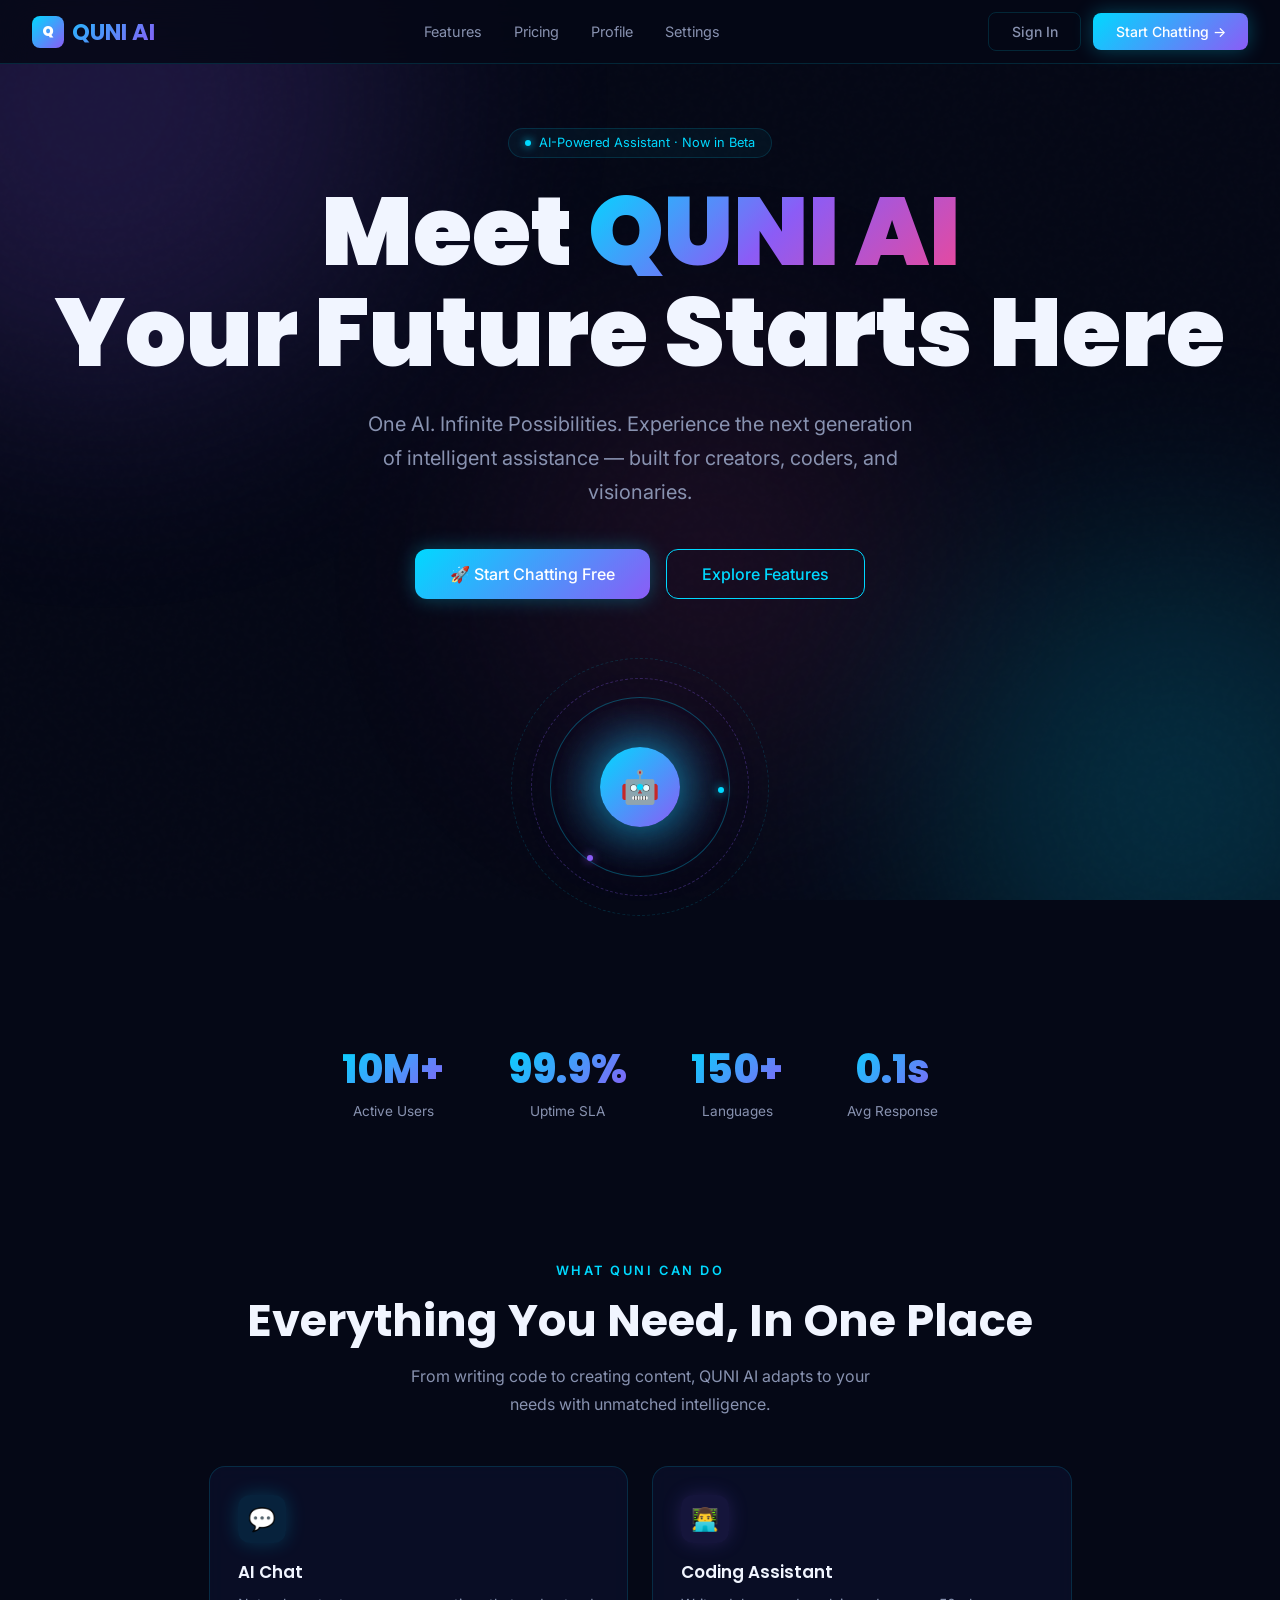
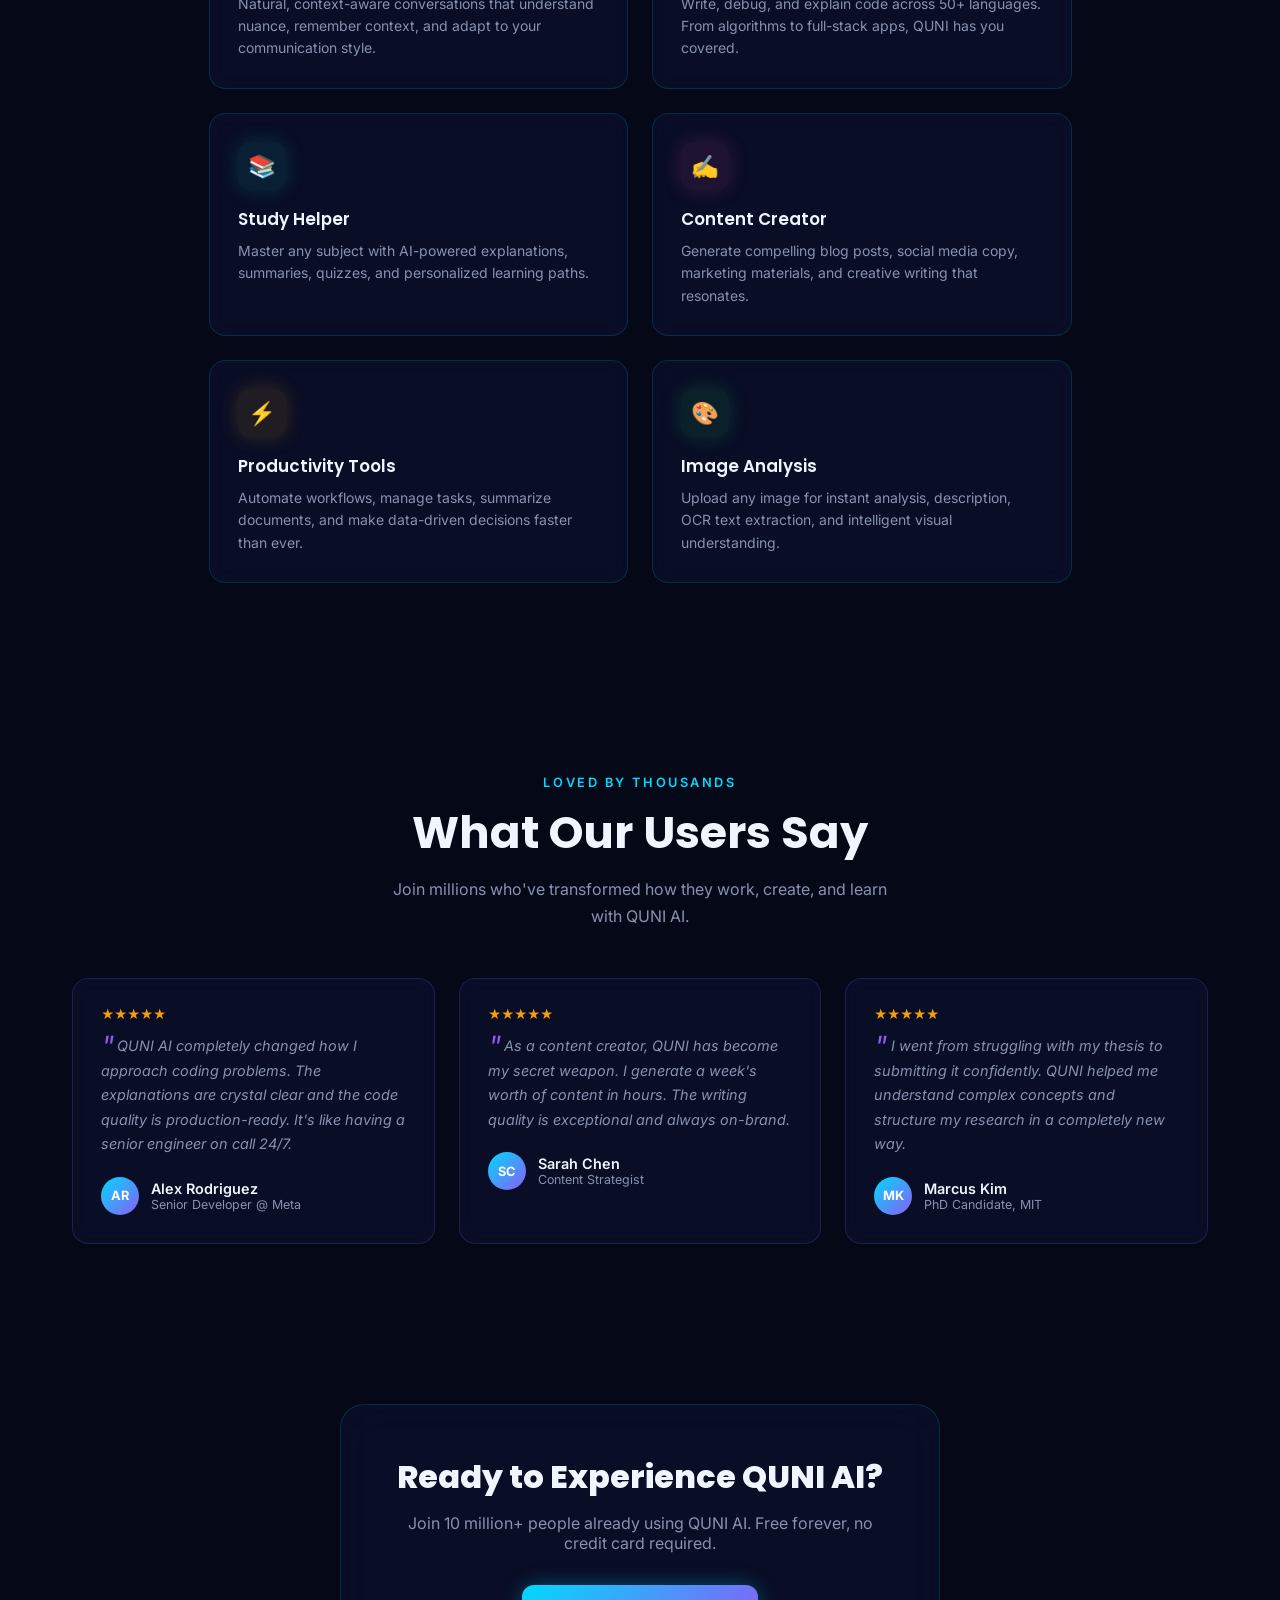
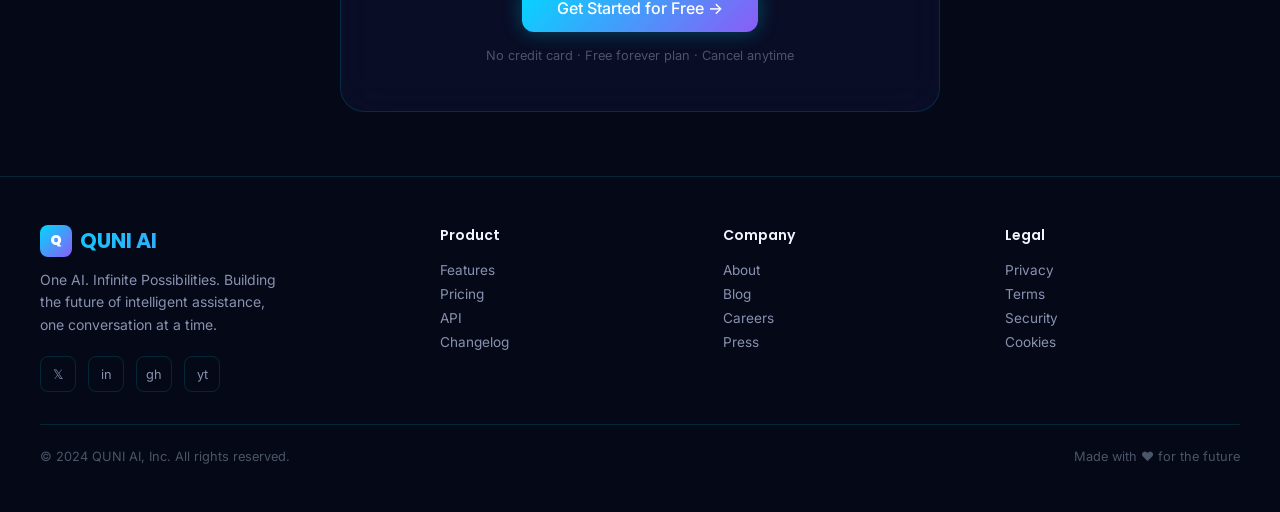
<file: quni-ai.html>
<!DOCTYPE html>
<html lang="en">
<head>
<meta charset="UTF-8">
<meta name="viewport" content="width=device-width, initial-scale=1.0">
<title>QUNI AI – One AI. Infinite Possibilities.</title>
<link href="https://fonts.googleapis.com/css2?family=Poppins:wght@300;400;500;600;700;800;900&family=Inter:wght@300;400;500;600&display=swap" rel="stylesheet">
<style>
*,*::before,*::after{box-sizing:border-box;margin:0;padding:0}
:root{
  --bg:#050816;
  --bg2:#0a0f2a;
  --bg3:#0d1535;
  --neon-blue:#00D9FF;
  --neon-purple:#8B5CF6;
  --neon-pink:#EC4899;
  --text:#F1F5FF;
  --text-muted:#8892B0;
  --text-dim:#4A5568;
  --card-bg:rgba(10,15,42,0.8);
  --border:rgba(0,217,255,0.15);
  --border-purple:rgba(139,92,246,0.2);
  --glass:rgba(255,255,255,0.03);
  --radius:16px;
  --sidebar:260px;
}
html{scroll-behavior:smooth}
body{font-family:'Inter',sans-serif;background:var(--bg);color:var(--text);overflow-x:hidden;min-height:100vh}
h1,h2,h3,h4,h5{font-family:'Poppins',sans-serif}

/* SCROLLBAR */
::-webkit-scrollbar{width:5px;height:5px}
::-webkit-scrollbar-track{background:var(--bg2)}
::-webkit-scrollbar-thumb{background:var(--neon-purple);border-radius:10px}

/* NOISE OVERLAY */
body::before{content:'';position:fixed;inset:0;background-image:url("data:image/svg+xml,%3Csvg viewBox='0 0 200 200' xmlns='http://www.w3.org/2000/svg'%3E%3Cfilter id='n'%3E%3CfeTurbulence type='fractalNoise' baseFrequency='0.75' numOctaves='4' stitchTiles='stitch'/%3E%3C/filter%3E%3Crect width='100%25' height='100%25' filter='url(%23n)' opacity='0.04'/%3E%3C/svg%3E");pointer-events:none;z-index:0;opacity:.3}

/* PAGE SYSTEM */
.page{display:none;min-height:100vh;position:relative;z-index:1}
.page.active{display:flex;flex-direction:column}

/* ANIMATED GRADIENT BG */
.grad-bg{position:fixed;inset:0;z-index:0;pointer-events:none;overflow:hidden}
.grad-orb{position:absolute;border-radius:50%;filter:blur(120px);opacity:.18;animation:orbFloat 8s ease-in-out infinite}
.grad-orb.o1{width:600px;height:600px;background:var(--neon-purple);top:-200px;left:-200px;animation-delay:0s}
.grad-orb.o2{width:500px;height:500px;background:var(--neon-blue);bottom:-150px;right:-150px;animation-delay:-3s}
.grad-orb.o3{width:400px;height:400px;background:var(--neon-pink);top:40%;left:40%;animation-delay:-5s;opacity:.1}
@keyframes orbFloat{0%,100%{transform:translate(0,0) scale(1)}33%{transform:translate(30px,-30px) scale(1.05)}66%{transform:translate(-20px,20px) scale(.95)}}

/* NAV */
nav{position:fixed;top:0;left:0;right:0;z-index:100;padding:0 2rem;height:64px;display:flex;align-items:center;justify-content:space-between;border-bottom:1px solid var(--border);background:rgba(5,8,22,0.85);backdrop-filter:blur(20px)}
.nav-logo{font-family:'Poppins',sans-serif;font-size:1.4rem;font-weight:700;background:linear-gradient(135deg,var(--neon-blue),var(--neon-purple));-webkit-background-clip:text;-webkit-text-fill-color:transparent;cursor:pointer;display:flex;align-items:center;gap:.5rem}
.nav-logo-icon{width:32px;height:32px;border-radius:8px;background:linear-gradient(135deg,var(--neon-blue),var(--neon-purple));display:flex;align-items:center;justify-content:center;font-size:14px;font-weight:900;color:#fff;-webkit-text-fill-color:#fff}
.nav-links{display:flex;align-items:center;gap:2rem}
.nav-links a{color:var(--text-muted);text-decoration:none;font-size:.9rem;transition:color .2s;cursor:pointer}
.nav-links a:hover{color:var(--neon-blue)}
.nav-cta{display:flex;gap:.75rem;align-items:center}
.btn{padding:.6rem 1.4rem;border-radius:8px;border:none;font-family:'Inter',sans-serif;font-size:.875rem;font-weight:500;cursor:pointer;transition:all .2s;text-decoration:none;display:inline-flex;align-items:center;gap:.5rem}
.btn-ghost{background:transparent;border:1px solid var(--border);color:var(--text-muted)}
.btn-ghost:hover{border-color:var(--neon-blue);color:var(--neon-blue)}
.btn-primary{background:linear-gradient(135deg,var(--neon-blue),var(--neon-purple));color:#fff;box-shadow:0 0 20px rgba(0,217,255,.3)}
.btn-primary:hover{box-shadow:0 0 35px rgba(0,217,255,.5);transform:translateY(-1px)}
.btn-outline{background:transparent;border:1px solid var(--neon-blue);color:var(--neon-blue)}
.btn-outline:hover{background:rgba(0,217,255,.08)}
.btn-lg{padding:.85rem 2.2rem;font-size:1rem;border-radius:12px}

/* ===== LANDING PAGE ===== */
#landing{overflow-y:auto}

/* HERO */
.hero{min-height:100vh;display:flex;align-items:center;justify-content:center;padding:8rem 2rem 4rem;text-align:center;position:relative;z-index:1}
.hero-badge{display:inline-flex;align-items:center;gap:.5rem;padding:.4rem 1rem;border-radius:100px;border:1px solid var(--border);background:rgba(0,217,255,.05);font-size:.8rem;color:var(--neon-blue);margin-bottom:1.5rem;animation:fadeDown .6s ease both}
.hero-badge-dot{width:6px;height:6px;border-radius:50%;background:var(--neon-blue);box-shadow:0 0 8px var(--neon-blue);animation:pulse 2s infinite}
.hero h1{font-size:clamp(3rem,8vw,6rem);font-weight:900;line-height:1.05;margin-bottom:1.5rem;animation:fadeUp .7s ease .1s both}
.hero h1 .gradient-text{background:linear-gradient(135deg,var(--neon-blue) 0%,var(--neon-purple) 50%,var(--neon-pink) 100%);-webkit-background-clip:text;-webkit-text-fill-color:transparent;display:inline-block}
.hero-sub{font-size:1.25rem;color:var(--text-muted);max-width:560px;margin:0 auto 2.5rem;line-height:1.7;animation:fadeUp .7s ease .2s both}
.hero-ctas{display:flex;gap:1rem;justify-content:center;flex-wrap:wrap;animation:fadeUp .7s ease .3s both}

/* AI ORBS */
.ai-orb-container{position:relative;width:280px;height:280px;margin:3rem auto 0;animation:fadeUp .7s ease .4s both}
.ai-orb{width:180px;height:180px;border-radius:50%;background:radial-gradient(circle,rgba(0,217,255,.2) 0%,transparent 70%);border:1px solid rgba(0,217,255,.3);position:absolute;top:50%;left:50%;transform:translate(-50%,-50%);display:flex;align-items:center;justify-content:center;animation:orbPulse 3s ease-in-out infinite}
.ai-orb::before{content:'';position:absolute;inset:-20px;border-radius:50%;border:1px dashed rgba(139,92,246,.3);animation:spin 12s linear infinite}
.ai-orb::after{content:'';position:absolute;inset:-40px;border-radius:50%;border:1px dashed rgba(0,217,255,.15);animation:spin 20s linear infinite reverse}
.ai-orb-inner{width:80px;height:80px;border-radius:50%;background:linear-gradient(135deg,var(--neon-blue),var(--neon-purple));box-shadow:0 0 40px rgba(0,217,255,.5),0 0 80px rgba(139,92,246,.3);display:flex;align-items:center;justify-content:center;font-size:2rem}
.orb-particle{position:absolute;width:6px;height:6px;border-radius:50%;background:var(--neon-blue);box-shadow:0 0 10px var(--neon-blue)}
.orb-particle:nth-child(1){top:10px;left:50%;animation:particleOrbit 4s linear infinite}
.orb-particle:nth-child(2){top:50%;right:5px;animation:particleOrbit 6s linear infinite reverse}
.orb-particle:nth-child(3){bottom:15px;left:20%;background:var(--neon-purple);box-shadow:0 0 10px var(--neon-purple);animation:particleOrbit 5s linear infinite .5s}

@keyframes orbPulse{0%,100%{box-shadow:0 0 30px rgba(0,217,255,.2)}50%{box-shadow:0 0 60px rgba(0,217,255,.4)}}
@keyframes spin{from{transform:translate(-50%,-50%) rotate(0deg)}to{transform:translate(-50%,-50%) rotate(360deg)}}
@keyframes particleOrbit{0%{opacity:0}25%{opacity:1}75%{opacity:1}100%{opacity:0;transform:translate(20px,-30px) scale(0)}}
@keyframes pulse{0%,100%{opacity:1}50%{opacity:.4}}
@keyframes fadeUp{from{opacity:0;transform:translateY(30px)}to{opacity:1;transform:translateY(0)}}
@keyframes fadeDown{from{opacity:0;transform:translateY(-20px)}to{opacity:1;transform:translateY(0)}}

/* FEATURES */
.section{padding:6rem 2rem;max-width:1200px;margin:0 auto;position:relative;z-index:1}
.section-label{text-align:center;font-size:.8rem;font-weight:600;letter-spacing:.2em;text-transform:uppercase;color:var(--neon-blue);margin-bottom:1rem}
.section-title{text-align:center;font-size:clamp(1.8rem,4vw,2.8rem);font-weight:700;margin-bottom:1rem;line-height:1.2}
.section-sub{text-align:center;color:var(--text-muted);max-width:500px;margin:0 auto 3rem;line-height:1.7}
.features-grid{display:grid;grid-template-columns:repeat(auto-fit,minmax(280px,1fr));gap:1.5rem}
.feature-card{background:var(--card-bg);border:1px solid var(--border);border-radius:var(--radius);padding:1.75rem;transition:all .3s;cursor:default;position:relative;overflow:hidden;backdrop-filter:blur(10px)}
.feature-card::before{content:'';position:absolute;inset:0;background:linear-gradient(135deg,rgba(0,217,255,.04),transparent);opacity:0;transition:.3s}
.feature-card:hover{border-color:rgba(0,217,255,.4);transform:translateY(-4px);box-shadow:0 20px 60px rgba(0,217,255,.1)}
.feature-card:hover::before{opacity:1}
.feature-icon{width:48px;height:48px;border-radius:12px;display:flex;align-items:center;justify-content:center;font-size:1.4rem;margin-bottom:1rem;position:relative}
.feature-icon.blue{background:rgba(0,217,255,.1);box-shadow:0 0 20px rgba(0,217,255,.2)}
.feature-icon.purple{background:rgba(139,92,246,.1);box-shadow:0 0 20px rgba(139,92,246,.2)}
.feature-icon.pink{background:rgba(236,72,153,.1);box-shadow:0 0 20px rgba(236,72,153,.2)}
.feature-icon.teal{background:rgba(20,184,166,.1);box-shadow:0 0 20px rgba(20,184,166,.2)}
.feature-icon.amber{background:rgba(245,158,11,.1);box-shadow:0 0 20px rgba(245,158,11,.2)}
.feature-icon.green{background:rgba(34,197,94,.1);box-shadow:0 0 20px rgba(34,197,94,.2)}
.feature-card h3{font-size:1.05rem;font-weight:600;margin-bottom:.5rem}
.feature-card p{color:var(--text-muted);font-size:.875rem;line-height:1.6}

/* STATS */
.stats-row{display:flex;justify-content:center;gap:4rem;flex-wrap:wrap;padding:3rem 2rem;position:relative;z-index:1}
.stat-item{text-align:center}
.stat-num{font-family:'Poppins',sans-serif;font-size:2.5rem;font-weight:800;background:linear-gradient(135deg,var(--neon-blue),var(--neon-purple));-webkit-background-clip:text;-webkit-text-fill-color:transparent}
.stat-label{font-size:.85rem;color:var(--text-muted);margin-top:.25rem}

/* TESTIMONIALS */
.testimonials-grid{display:grid;grid-template-columns:repeat(auto-fit,minmax(300px,1fr));gap:1.5rem}
.testimonial-card{background:var(--card-bg);border:1px solid var(--border-purple);border-radius:var(--radius);padding:1.75rem;backdrop-filter:blur(10px)}
.testimonial-text{color:var(--text-muted);font-size:.9rem;line-height:1.7;margin-bottom:1.25rem;font-style:italic}
.testimonial-text::before{content:'"';font-size:2rem;color:var(--neon-purple);line-height:0;vertical-align:-.5rem;margin-right:.2rem}
.testimonial-author{display:flex;align-items:center;gap:.75rem}
.author-avatar{width:38px;height:38px;border-radius:50%;background:linear-gradient(135deg,var(--neon-blue),var(--neon-purple));display:flex;align-items:center;justify-content:center;font-size:.8rem;font-weight:700;color:#fff}
.author-name{font-size:.9rem;font-weight:600}
.author-role{font-size:.78rem;color:var(--text-muted)}
.stars{color:#F59E0B;font-size:.8rem;margin-bottom:.75rem}

/* FOOTER */
footer{border-top:1px solid var(--border);padding:3rem 2rem;position:relative;z-index:1}
.footer-inner{max-width:1200px;margin:0 auto;display:grid;grid-template-columns:1.5fr repeat(3,1fr);gap:3rem}
.footer-brand p{color:var(--text-muted);font-size:.875rem;margin-top:.75rem;line-height:1.6;max-width:240px}
.footer-col h4{font-size:.875rem;font-weight:600;margin-bottom:1rem;color:var(--text)}
.footer-col a{display:block;color:var(--text-muted);text-decoration:none;font-size:.85rem;margin-bottom:.5rem;transition:color .2s;cursor:pointer}
.footer-col a:hover{color:var(--neon-blue)}
.footer-bottom{max-width:1200px;margin:2rem auto 0;padding-top:1.5rem;border-top:1px solid var(--border);display:flex;justify-content:space-between;align-items:center;flex-wrap:gap;gap:1rem}
.footer-bottom p{color:var(--text-dim);font-size:.8rem}
.social-links{display:flex;gap:.75rem}
.social-link{width:36px;height:36px;border-radius:8px;border:1px solid var(--border);display:flex;align-items:center;justify-content:center;color:var(--text-muted);font-size:.8rem;text-decoration:none;transition:all .2s;cursor:pointer}
.social-link:hover{border-color:var(--neon-blue);color:var(--neon-blue);box-shadow:0 0 15px rgba(0,217,255,.2)}

/* ===== AUTH PAGE ===== */
#auth{align-items:center;justify-content:center;padding:2rem}
.auth-card{background:var(--card-bg);border:1px solid var(--border);border-radius:20px;padding:2.5rem;width:100%;max-width:420px;backdrop-filter:blur(20px);position:relative;z-index:1}
.auth-logo{text-align:center;margin-bottom:2rem}
.auth-logo .logo-text{font-family:'Poppins',sans-serif;font-size:1.8rem;font-weight:800;background:linear-gradient(135deg,var(--neon-blue),var(--neon-purple));-webkit-background-clip:text;-webkit-text-fill-color:transparent}
.auth-tabs{display:flex;background:rgba(255,255,255,.03);border-radius:10px;padding:4px;margin-bottom:1.75rem;border:1px solid var(--border)}
.auth-tab{flex:1;padding:.6rem;text-align:center;border-radius:8px;cursor:pointer;font-size:.875rem;color:var(--text-muted);transition:all .2s}
.auth-tab.active{background:linear-gradient(135deg,var(--neon-blue),var(--neon-purple));color:#fff;font-weight:500}
.form-group{margin-bottom:1.25rem}
.form-group label{display:block;font-size:.825rem;color:var(--text-muted);margin-bottom:.5rem}
.form-input{width:100%;background:rgba(255,255,255,.04);border:1px solid var(--border);border-radius:10px;padding:.75rem 1rem;color:var(--text);font-size:.9rem;font-family:'Inter',sans-serif;outline:none;transition:all .2s}
.form-input:focus{border-color:var(--neon-blue);box-shadow:0 0 0 3px rgba(0,217,255,.1)}
.form-input::placeholder{color:var(--text-dim)}
.auth-divider{text-align:center;color:var(--text-dim);font-size:.8rem;margin:1rem 0;position:relative}
.auth-divider::before,.auth-divider::after{content:'';position:absolute;top:50%;width:40%;height:1px;background:var(--border)}
.auth-divider::before{left:0}
.auth-divider::after{right:0}
.social-auth{display:grid;grid-template-columns:1fr 1fr;gap:.75rem;margin-bottom:1rem}
.social-btn{padding:.65rem;border-radius:10px;border:1px solid var(--border);background:transparent;color:var(--text-muted);font-size:.85rem;cursor:pointer;transition:all .2s;display:flex;align-items:center;justify-content:center;gap:.5rem;font-family:'Inter',sans-serif}
.social-btn:hover{border-color:var(--neon-blue);color:var(--text)}
.auth-footer{text-align:center;margin-top:1.25rem;font-size:.825rem;color:var(--text-muted)}
.auth-footer a{color:var(--neon-blue);cursor:pointer;text-decoration:none}
.btn-full{width:100%;justify-content:center;padding:.8rem;border-radius:10px;font-size:.95rem}

/* ===== CHAT PAGE ===== */
#chat{flex-direction:row;height:100vh;overflow:hidden}
.chat-sidebar{width:var(--sidebar);background:var(--bg2);border-right:1px solid var(--border);display:flex;flex-direction:column;height:100vh;position:relative;z-index:1;flex-shrink:0}
.sidebar-header{padding:1.25rem 1rem;border-bottom:1px solid var(--border);display:flex;align-items:center;justify-content:space-between}
.sidebar-logo{font-family:'Poppins',sans-serif;font-size:1rem;font-weight:700;background:linear-gradient(135deg,var(--neon-blue),var(--neon-purple));-webkit-background-clip:text;-webkit-text-fill-color:transparent}
.new-chat-btn{background:linear-gradient(135deg,var(--neon-blue),var(--neon-purple));border:none;border-radius:8px;width:32px;height:32px;cursor:pointer;display:flex;align-items:center;justify-content:center;font-size:1.2rem;color:#fff;transition:all .2s;flex-shrink:0}
.new-chat-btn:hover{box-shadow:0 0 15px rgba(0,217,255,.4);transform:scale(1.05)}
.sidebar-search{padding:.75rem 1rem;border-bottom:1px solid var(--border)}
.sidebar-search input{width:100%;background:rgba(255,255,255,.04);border:1px solid var(--border);border-radius:8px;padding:.5rem .75rem;color:var(--text);font-size:.825rem;font-family:'Inter',sans-serif;outline:none}
.sidebar-search input:focus{border-color:var(--neon-blue)}
.chat-history{flex:1;overflow-y:auto;padding:.5rem}
.history-section{margin-bottom:1rem}
.history-label{font-size:.7rem;font-weight:600;color:var(--text-dim);text-transform:uppercase;letter-spacing:.1em;padding:.5rem .5rem .25rem}
.history-item{padding:.6rem .75rem;border-radius:8px;cursor:pointer;display:flex;align-items:center;gap:.6rem;transition:all .15s;font-size:.825rem;color:var(--text-muted);border:1px solid transparent}
.history-item:hover,.history-item.active{background:rgba(0,217,255,.05);color:var(--text);border-color:var(--border)}
.history-item.active{border-color:rgba(0,217,255,.2);color:var(--neon-blue)}
.history-item-icon{font-size:.85rem;flex-shrink:0}
.history-item-text{flex:1;overflow:hidden;text-overflow:ellipsis;white-space:nowrap}
.sidebar-footer{padding:1rem;border-top:1px solid var(--border)}
.user-profile-mini{display:flex;align-items:center;gap:.75rem;padding:.5rem;border-radius:10px;cursor:pointer;transition:.2s}
.user-profile-mini:hover{background:rgba(255,255,255,.04)}
.avatar-sm{width:32px;height:32px;border-radius:50%;background:linear-gradient(135deg,var(--neon-blue),var(--neon-purple));display:flex;align-items:center;justify-content:center;font-size:.75rem;font-weight:700;color:#fff;flex-shrink:0}
.user-info-mini{flex:1;overflow:hidden}
.user-info-mini .name{font-size:.825rem;font-weight:500;overflow:hidden;text-overflow:ellipsis;white-space:nowrap}
.user-info-mini .plan{font-size:.7rem;color:var(--neon-blue)}

/* CHAT MAIN */
.chat-main{flex:1;display:flex;flex-direction:column;height:100vh;overflow:hidden;position:relative;z-index:1;min-width:0}
.chat-topbar{padding:.875rem 1.5rem;border-bottom:1px solid var(--border);display:flex;align-items:center;justify-content:space-between;background:rgba(5,8,22,.8);backdrop-filter:blur(10px);flex-shrink:0}
.chat-topbar-left{display:flex;align-items:center;gap:.75rem}
.model-badge{background:rgba(139,92,246,.1);border:1px solid rgba(139,92,246,.3);border-radius:20px;padding:.3rem .75rem;font-size:.78rem;color:var(--neon-purple);font-weight:500;cursor:pointer;transition:.2s;display:flex;align-items:center;gap:.4rem}
.model-badge:hover{background:rgba(139,92,246,.2)}
.topbar-actions{display:flex;gap:.5rem}
.icon-btn{width:34px;height:34px;border-radius:8px;border:1px solid var(--border);background:transparent;color:var(--text-muted);cursor:pointer;display:flex;align-items:center;justify-content:center;font-size:.9rem;transition:.2s}
.icon-btn:hover{border-color:var(--neon-blue);color:var(--neon-blue)}

/* MESSAGES */
.messages-area{flex:1;overflow-y:auto;padding:2rem;display:flex;flex-direction:column;gap:1.5rem}
.msg{display:flex;gap:.875rem;animation:msgIn .3s ease}
@keyframes msgIn{from{opacity:0;transform:translateY(10px)}to{opacity:1;transform:translateY(0)}}
.msg.user{flex-direction:row-reverse}
.msg-avatar{width:34px;height:34px;border-radius:50%;flex-shrink:0;display:flex;align-items:center;justify-content:center;font-size:.8rem;font-weight:700;margin-top:4px}
.msg-avatar.ai{background:linear-gradient(135deg,var(--neon-blue),var(--neon-purple));color:#fff;box-shadow:0 0 15px rgba(0,217,255,.3)}
.msg-avatar.user{background:linear-gradient(135deg,var(--neon-purple),var(--neon-pink));color:#fff}
.msg-bubble{max-width:72%;padding:1rem 1.25rem;border-radius:18px;font-size:.9rem;line-height:1.65;position:relative}
.msg.ai .msg-bubble{background:var(--card-bg);border:1px solid var(--border);border-top-left-radius:4px;backdrop-filter:blur(10px)}
.msg.user .msg-bubble{background:linear-gradient(135deg,rgba(0,217,255,.12),rgba(139,92,246,.12));border:1px solid rgba(139,92,246,.3);border-top-right-radius:4px}
.msg-bubble code{background:rgba(0,0,0,.4);border:1px solid var(--border);border-radius:4px;padding:.1rem .35rem;font-size:.82em;font-family:'Courier New',monospace;color:var(--neon-blue)}
.msg-bubble pre{background:rgba(0,0,0,.5);border:1px solid var(--border);border-radius:10px;padding:1rem;margin:.75rem 0;overflow-x:auto;font-size:.82rem;line-height:1.5}
.msg-bubble pre code{background:none;border:none;padding:0;color:#E2E8F0}
.code-lang{font-size:.7rem;color:var(--neon-blue);font-weight:600;margin-bottom:.4rem}
.msg-time{font-size:.7rem;color:var(--text-dim);margin-top:.5rem;text-align:right}
.msg-actions{display:flex;gap:.25rem;margin-top:.5rem;opacity:0;transition:.2s}
.msg-bubble:hover .msg-actions{opacity:1}
.msg-action-btn{padding:.2rem .5rem;border-radius:5px;border:1px solid var(--border);background:transparent;color:var(--text-muted);font-size:.7rem;cursor:pointer;transition:.2s}
.msg-action-btn:hover{color:var(--neon-blue);border-color:var(--neon-blue)}

/* TYPING */
.typing-indicator{display:flex;align-items:center;gap:.75rem;animation:msgIn .3s ease}
.typing-dots{display:flex;gap:4px;padding:.875rem 1.125rem;background:var(--card-bg);border:1px solid var(--border);border-radius:18px;border-top-left-radius:4px}
.typing-dot{width:8px;height:8px;border-radius:50%;background:var(--neon-blue);animation:typingBounce 1.2s ease infinite}
.typing-dot:nth-child(2){animation-delay:.2s}
.typing-dot:nth-child(3){animation-delay:.4s}
@keyframes typingBounce{0%,60%,100%{transform:translateY(0);opacity:.4}30%{transform:translateY(-8px);opacity:1}}

/* WELCOME STATE */
.chat-welcome{display:flex;flex-direction:column;align-items:center;justify-content:center;flex:1;padding:2rem;text-align:center}
.welcome-orb{width:80px;height:80px;border-radius:50%;background:linear-gradient(135deg,var(--neon-blue),var(--neon-purple));margin:0 auto 1.5rem;display:flex;align-items:center;justify-content:center;font-size:2rem;box-shadow:0 0 40px rgba(0,217,255,.3),0 0 80px rgba(139,92,246,.2);animation:orbPulse 3s infinite}
.welcome-title{font-family:'Poppins',sans-serif;font-size:1.75rem;font-weight:700;margin-bottom:.5rem}
.welcome-sub{color:var(--text-muted);font-size:.9rem;margin-bottom:2rem}
.suggestion-chips{display:flex;gap:.75rem;flex-wrap:wrap;justify-content:center;max-width:600px}
.chip{padding:.5rem 1rem;border-radius:100px;border:1px solid var(--border);background:rgba(255,255,255,.03);font-size:.825rem;color:var(--text-muted);cursor:pointer;transition:all .2s}
.chip:hover{border-color:var(--neon-blue);color:var(--neon-blue);background:rgba(0,217,255,.06)}

/* INPUT AREA */
.input-area{padding:1rem 1.5rem 1.5rem;background:rgba(5,8,22,.9);backdrop-filter:blur(10px);flex-shrink:0}
.input-box{background:var(--card-bg);border:1px solid var(--border);border-radius:16px;padding:.875rem 1rem;display:flex;align-items:flex-end;gap:.75rem;transition:all .3s;backdrop-filter:blur(10px)}
.input-box:focus-within{border-color:rgba(0,217,255,.4);box-shadow:0 0 30px rgba(0,217,255,.1)}
.input-left{display:flex;gap:.5rem}
.input-icon-btn{width:34px;height:34px;border-radius:8px;border:1px solid var(--border);background:transparent;color:var(--text-dim);cursor:pointer;display:flex;align-items:center;justify-content:center;font-size:1rem;transition:.2s;flex-shrink:0}
.input-icon-btn:hover{border-color:var(--neon-blue);color:var(--neon-blue);background:rgba(0,217,255,.06)}
.input-icon-btn.recording{border-color:var(--neon-pink);color:var(--neon-pink);animation:pulse 1s infinite}
.chat-input{flex:1;background:transparent;border:none;color:var(--text);font-size:.9rem;font-family:'Inter',sans-serif;outline:none;resize:none;min-height:22px;max-height:150px;line-height:1.5}
.chat-input::placeholder{color:var(--text-dim)}
.send-btn{width:38px;height:38px;border-radius:10px;background:linear-gradient(135deg,var(--neon-blue),var(--neon-purple));border:none;cursor:pointer;display:flex;align-items:center;justify-content:center;font-size:1.1rem;color:#fff;transition:all .2s;flex-shrink:0;box-shadow:0 0 15px rgba(0,217,255,.3)}
.send-btn:hover{box-shadow:0 0 25px rgba(0,217,255,.5);transform:scale(1.05)}
.send-btn:disabled{opacity:.4;cursor:default;transform:none}
.input-footer{display:flex;align-items:center;justify-content:space-between;padding:.5rem 0 0;font-size:.72rem;color:var(--text-dim)}

/* ===== SETTINGS PAGE ===== */
#settings{overflow-y:auto;flex-direction:column}
.settings-layout{display:flex;min-height:calc(100vh - 64px);margin-top:64px;position:relative;z-index:1}
.settings-nav{width:220px;flex-shrink:0;padding:2rem 1rem;border-right:1px solid var(--border)}
.settings-nav h2{font-size:.7rem;text-transform:uppercase;letter-spacing:.15em;color:var(--text-dim);margin-bottom:.75rem;padding:.5rem}
.settings-nav-item{display:flex;align-items:center;gap:.65rem;padding:.65rem .75rem;border-radius:8px;cursor:pointer;font-size:.875rem;color:var(--text-muted);transition:.2s;margin-bottom:2px}
.settings-nav-item:hover,.settings-nav-item.active{background:rgba(0,217,255,.06);color:var(--text)}
.settings-nav-item.active{color:var(--neon-blue)}
.settings-nav-icon{font-size:1rem;width:18px;text-align:center}
.settings-content{flex:1;padding:2.5rem 3rem;max-width:720px}
.settings-section{display:none}
.settings-section.active{display:block}
.settings-section h1{font-size:1.5rem;font-weight:700;margin-bottom:.25rem}
.settings-section>p{color:var(--text-muted);font-size:.875rem;margin-bottom:2rem}
.settings-group{background:var(--card-bg);border:1px solid var(--border);border-radius:var(--radius);overflow:hidden;margin-bottom:1.5rem;backdrop-filter:blur(10px)}
.settings-row{display:flex;align-items:center;justify-content:space-between;padding:1.1rem 1.4rem;border-bottom:1px solid var(--border)}
.settings-row:last-child{border-bottom:none}
.settings-row-info{flex:1}
.settings-row-info h4{font-size:.9rem;font-weight:500;margin-bottom:.2rem}
.settings-row-info p{font-size:.8rem;color:var(--text-muted)}
.settings-row-action{flex-shrink:0;margin-left:1.5rem}
.toggle{width:44px;height:24px;border-radius:12px;background:var(--bg3);border:1px solid var(--border);cursor:pointer;position:relative;transition:.3s}
.toggle.on{background:linear-gradient(90deg,var(--neon-blue),var(--neon-purple));border-color:transparent;box-shadow:0 0 12px rgba(0,217,255,.3)}
.toggle::after{content:'';position:absolute;width:18px;height:18px;border-radius:50%;background:#fff;top:2px;left:2px;transition:.3s}
.toggle.on::after{left:22px}
.settings-select{background:var(--bg3);border:1px solid var(--border);border-radius:8px;padding:.5rem .75rem;color:var(--text);font-size:.85rem;font-family:'Inter',sans-serif;outline:none;cursor:pointer;min-width:140px}
.settings-select:focus{border-color:var(--neon-blue)}
.danger-zone{border-color:rgba(239,68,68,.2)}
.danger-zone .settings-row{border-bottom-color:rgba(239,68,68,.1)}
.btn-danger{background:rgba(239,68,68,.1);border:1px solid rgba(239,68,68,.3);color:#EF4444;padding:.5rem 1rem;border-radius:8px;font-size:.85rem;cursor:pointer;transition:.2s;font-family:'Inter',sans-serif}
.btn-danger:hover{background:rgba(239,68,68,.2)}

/* ===== PROFILE PAGE ===== */
#profile{overflow-y:auto;flex-direction:column;padding-top:64px}
.profile-hero{background:linear-gradient(180deg,var(--bg2) 0%,transparent 100%);padding:3rem 2rem;border-bottom:1px solid var(--border);position:relative;z-index:1}
.profile-hero-inner{max-width:900px;margin:0 auto;display:flex;align-items:center;gap:2rem}
.profile-avatar-lg{width:88px;height:88px;border-radius:50%;background:linear-gradient(135deg,var(--neon-blue),var(--neon-purple));display:flex;align-items:center;justify-content:center;font-size:2rem;font-weight:700;color:#fff;flex-shrink:0;box-shadow:0 0 40px rgba(0,217,255,.3);position:relative}
.profile-avatar-lg::after{content:'';position:absolute;inset:-3px;border-radius:50%;border:2px solid var(--neon-blue);opacity:.4}
.profile-info h1{font-size:1.75rem;font-weight:700}
.profile-info .handle{color:var(--text-muted);font-size:.9rem;margin-top:.2rem}
.profile-info .plan-badge{display:inline-flex;align-items:center;gap:.4rem;background:rgba(139,92,246,.1);border:1px solid rgba(139,92,246,.3);border-radius:100px;padding:.3rem .8rem;font-size:.75rem;color:var(--neon-purple);margin-top:.75rem;font-weight:500}
.profile-content{max-width:900px;margin:0 auto;padding:2rem;position:relative;z-index:1}
.profile-grid{display:grid;grid-template-columns:1fr 1fr;gap:1.5rem;margin-bottom:1.5rem}
.profile-card{background:var(--card-bg);border:1px solid var(--border);border-radius:var(--radius);padding:1.5rem;backdrop-filter:blur(10px)}
.profile-card h3{font-size:.9rem;font-weight:600;color:var(--text-muted);text-transform:uppercase;letter-spacing:.08em;margin-bottom:1.25rem}
.stat-row{display:flex;align-items:center;justify-content:space-between;padding:.6rem 0;border-bottom:1px solid rgba(255,255,255,.04)}
.stat-row:last-child{border-bottom:none}
.stat-row span:first-child{font-size:.85rem;color:var(--text-muted)}
.stat-row span:last-child{font-size:.9rem;font-weight:500;color:var(--text)}
.usage-bar{background:rgba(255,255,255,.05);border-radius:100px;height:6px;margin-top:.5rem;overflow:hidden}
.usage-fill{height:100%;border-radius:100px;background:linear-gradient(90deg,var(--neon-blue),var(--neon-purple))}
.achievement-grid{display:grid;grid-template-columns:repeat(4,1fr);gap:.75rem}
.achievement{text-align:center;padding:.875rem .5rem;background:rgba(255,255,255,.03);border-radius:10px;border:1px solid var(--border)}
.achievement-icon{font-size:1.5rem;margin-bottom:.4rem}
.achievement-name{font-size:.72rem;color:var(--text-muted)}

/* RESPONSIVE */
@media(max-width:768px){
  .footer-inner{grid-template-columns:1fr 1fr}
  .footer-brand{grid-column:1/-1}
  .chat-sidebar{position:fixed;left:-100%;top:0;z-index:50;transition:left .3s;height:100vh}
  .chat-sidebar.open{left:0}
  .nav-links{display:none}
  .profile-grid{grid-template-columns:1fr}
  .settings-nav{display:none}
  .hero h1{font-size:2.5rem}
  .stats-row{gap:2rem}
}
@media(max-width:480px){
  .hero-ctas{flex-direction:column;align-items:center}
  .hero-ctas .btn{width:100%;max-width:280px;justify-content:center}
  .social-auth{grid-template-columns:1fr}
}
</style>
</head>
<body>

<!-- GRADIENT BACKGROUND -->
<div class="grad-bg">
  <div class="grad-orb o1"></div>
  <div class="grad-orb o2"></div>
  <div class="grad-orb o3"></div>
</div>

<!-- GLOBAL NAV (hidden on chat page) -->
<nav id="global-nav">
  <div class="nav-logo" onclick="showPage('landing')">
    <div class="nav-logo-icon">Q</div>
    QUNI AI
  </div>
  <div class="nav-links">
    <a onclick="scrollToFeatures()">Features</a>
    <a onclick="scrollToFeatures()">Pricing</a>
    <a onclick="showPage('profile')">Profile</a>
    <a onclick="showPage('settings')">Settings</a>
  </div>
  <div class="nav-cta">
    <button class="btn btn-ghost" onclick="showPage('auth')">Sign In</button>
    <button class="btn btn-primary" onclick="showPage('chat')">Start Chatting →</button>
  </div>
</nav>

<!-- ===== LANDING PAGE ===== -->
<div class="page active" id="landing">
  <div class="hero">
    <div>
      <div class="hero-badge">
        <span class="hero-badge-dot"></span>
        AI-Powered Assistant · Now in Beta
      </div>
      <h1>Meet <span class="gradient-text">QUNI AI</span><br>Your Future Starts Here</h1>
      <p class="hero-sub">One AI. Infinite Possibilities. Experience the next generation of intelligent assistance — built for creators, coders, and visionaries.</p>
      <div class="hero-ctas">
        <button class="btn btn-primary btn-lg" onclick="showPage('chat')">🚀 Start Chatting Free</button>
        <button class="btn btn-outline btn-lg" onclick="scrollToFeatures()">Explore Features</button>
      </div>
      <div class="ai-orb-container">
        <div class="ai-orb">
          <div class="ai-orb-inner">🤖</div>
          <div class="orb-particle"></div>
          <div class="orb-particle"></div>
          <div class="orb-particle"></div>
        </div>
      </div>
    </div>
  </div>

  <!-- STATS -->
  <div class="stats-row">
    <div class="stat-item"><div class="stat-num">10M+</div><div class="stat-label">Active Users</div></div>
    <div class="stat-item"><div class="stat-num">99.9%</div><div class="stat-label">Uptime SLA</div></div>
    <div class="stat-item"><div class="stat-num">150+</div><div class="stat-label">Languages</div></div>
    <div class="stat-item"><div class="stat-num">0.1s</div><div class="stat-label">Avg Response</div></div>
  </div>

  <!-- FEATURES -->
  <section class="section" id="features">
    <p class="section-label">What QUNI Can Do</p>
    <h2 class="section-title">Everything You Need, <span class="gradient-text">In One Place</span></h2>
    <p class="section-sub">From writing code to creating content, QUNI AI adapts to your needs with unmatched intelligence.</p>
    <div class="features-grid">
      <div class="feature-card">
        <div class="feature-icon blue">💬</div>
        <h3>AI Chat</h3>
        <p>Natural, context-aware conversations that understand nuance, remember context, and adapt to your communication style.</p>
      </div>
      <div class="feature-card">
        <div class="feature-icon purple">👨‍💻</div>
        <h3>Coding Assistant</h3>
        <p>Write, debug, and explain code across 50+ languages. From algorithms to full-stack apps, QUNI has you covered.</p>
      </div>
      <div class="feature-card">
        <div class="feature-icon teal">📚</div>
        <h3>Study Helper</h3>
        <p>Master any subject with AI-powered explanations, summaries, quizzes, and personalized learning paths.</p>
      </div>
      <div class="feature-card">
        <div class="feature-icon pink">✍️</div>
        <h3>Content Creator</h3>
        <p>Generate compelling blog posts, social media copy, marketing materials, and creative writing that resonates.</p>
      </div>
      <div class="feature-card">
        <div class="feature-icon amber">⚡</div>
        <h3>Productivity Tools</h3>
        <p>Automate workflows, manage tasks, summarize documents, and make data-driven decisions faster than ever.</p>
      </div>
      <div class="feature-card">
        <div class="feature-icon green">🎨</div>
        <h3>Image Analysis</h3>
        <p>Upload any image for instant analysis, description, OCR text extraction, and intelligent visual understanding.</p>
      </div>
    </div>
  </section>

  <!-- TESTIMONIALS -->
  <section class="section">
    <p class="section-label">Loved by Thousands</p>
    <h2 class="section-title">What Our Users Say</h2>
    <p class="section-sub">Join millions who've transformed how they work, create, and learn with QUNI AI.</p>
    <div class="testimonials-grid">
      <div class="testimonial-card">
        <div class="stars">★★★★★</div>
        <p class="testimonial-text">QUNI AI completely changed how I approach coding problems. The explanations are crystal clear and the code quality is production-ready. It's like having a senior engineer on call 24/7.</p>
        <div class="testimonial-author">
          <div class="author-avatar">AR</div>
          <div><div class="author-name">Alex Rodriguez</div><div class="author-role">Senior Developer @ Meta</div></div>
        </div>
      </div>
      <div class="testimonial-card">
        <div class="stars">★★★★★</div>
        <p class="testimonial-text">As a content creator, QUNI has become my secret weapon. I generate a week's worth of content in hours. The writing quality is exceptional and always on-brand.</p>
        <div class="testimonial-author">
          <div class="author-avatar">SC</div>
          <div><div class="author-name">Sarah Chen</div><div class="author-role">Content Strategist</div></div>
        </div>
      </div>
      <div class="testimonial-card">
        <div class="stars">★★★★★</div>
        <p class="testimonial-text">I went from struggling with my thesis to submitting it confidently. QUNI helped me understand complex concepts and structure my research in a completely new way.</p>
        <div class="testimonial-author">
          <div class="author-avatar">MK</div>
          <div><div class="author-name">Marcus Kim</div><div class="author-role">PhD Candidate, MIT</div></div>
        </div>
      </div>
    </div>
  </section>

  <!-- CTA BANNER -->
  <section style="padding:4rem 2rem;position:relative;z-index:1;text-align:center">
    <div style="max-width:600px;margin:0 auto;background:var(--card-bg);border:1px solid var(--border);border-radius:24px;padding:3rem;backdrop-filter:blur(20px)">
      <h2 style="font-size:2rem;font-weight:800;margin-bottom:.75rem">Ready to Experience <span class="gradient-text">QUNI AI?</span></h2>
      <p style="color:var(--text-muted);margin-bottom:2rem">Join 10 million+ people already using QUNI AI. Free forever, no credit card required.</p>
      <button class="btn btn-primary btn-lg" onclick="showPage('auth')">Get Started for Free →</button>
      <p style="margin-top:1rem;font-size:.8rem;color:var(--text-dim)">No credit card · Free forever plan · Cancel anytime</p>
    </div>
  </section>

  <footer>
    <div class="footer-inner">
      <div class="footer-brand">
        <div class="nav-logo" style="font-size:1.3rem">
          <div class="nav-logo-icon">Q</div>
          QUNI AI
        </div>
        <p>One AI. Infinite Possibilities. Building the future of intelligent assistance, one conversation at a time.</p>
        <div class="social-links" style="margin-top:1.25rem">
          <a class="social-link">𝕏</a>
          <a class="social-link">in</a>
          <a class="social-link">gh</a>
          <a class="social-link">yt</a>
        </div>
      </div>
      <div class="footer-col">
        <h4>Product</h4>
        <a>Features</a><a>Pricing</a><a>API</a><a>Changelog</a>
      </div>
      <div class="footer-col">
        <h4>Company</h4>
        <a>About</a><a>Blog</a><a>Careers</a><a>Press</a>
      </div>
      <div class="footer-col">
        <h4>Legal</h4>
        <a>Privacy</a><a>Terms</a><a>Security</a><a>Cookies</a>
      </div>
    </div>
    <div class="footer-bottom">
      <p>© 2024 QUNI AI, Inc. All rights reserved.</p>
      <p style="color:var(--text-dim);font-size:.8rem">Made with ❤️ for the future</p>
    </div>
  </footer>
</div>

<!-- ===== AUTH PAGE ===== -->
<div class="page" id="auth">
  <div class="auth-card">
    <div class="auth-logo">
      <div class="nav-logo-icon" style="width:48px;height:48px;font-size:1.2rem;margin:0 auto .75rem;border-radius:14px">Q</div>
      <div class="logo-text">QUNI AI</div>
      <p style="color:var(--text-muted);font-size:.85rem;margin-top:.25rem">One AI. Infinite Possibilities.</p>
    </div>
    <div class="auth-tabs">
      <div class="auth-tab active" id="tab-login" onclick="switchAuthTab('login')">Sign In</div>
      <div class="auth-tab" id="tab-signup" onclick="switchAuthTab('signup')">Create Account</div>
    </div>
    <div class="social-auth">
      <button class="social-btn">🔵 Google</button>
      <button class="social-btn">⬛ GitHub</button>
    </div>
    <div class="auth-divider">or continue with email</div>
    <div id="signup-fields" style="display:none">
      <div class="form-group">
        <label>Full Name</label>
        <input type="text" class="form-input" placeholder="Alex Rodriguez">
      </div>
    </div>
    <div class="form-group">
      <label>Email Address</label>
      <input type="email" class="form-input" placeholder="you@example.com">
    </div>
    <div class="form-group">
      <label>Password</label>
      <input type="password" class="form-input" placeholder="••••••••">
    </div>
    <div id="confirm-field" style="display:none">
      <div class="form-group">
        <label>Confirm Password</label>
        <input type="password" class="form-input" placeholder="••••••••">
      </div>
    </div>
    <button class="btn btn-primary btn-full" onclick="showPage('chat')">
      <span id="auth-btn-text">Sign In →</span>
    </button>
    <div class="auth-footer">
      <span id="auth-switch-text">Don't have an account? </span>
      <a onclick="switchAuthTab('signup')" id="auth-switch-link">Create one →</a>
    </div>
    <div class="auth-footer" style="margin-top:.5rem">
      <a onclick="showPage('landing')" style="color:var(--text-dim)">← Back to home</a>
    </div>
  </div>
</div>

<!-- ===== CHAT PAGE ===== -->
<div class="page" id="chat" style="flex-direction:row">
  <!-- SIDEBAR -->
  <aside class="chat-sidebar" id="chat-sidebar">
    <div class="sidebar-header">
      <span class="sidebar-logo">QUNI AI</span>
      <button class="new-chat-btn" onclick="newChat()" title="New Chat">＋</button>
    </div>
    <div class="sidebar-search">
      <input placeholder="🔍 Search conversations…">
    </div>
    <div class="chat-history">
      <div class="history-section">
        <div class="history-label">Today</div>
        <div class="history-item active" onclick="loadChat(this,'How to build a React app')">
          <span class="history-item-icon">💬</span>
          <span class="history-item-text">How to build a React app</span>
        </div>
        <div class="history-item" onclick="loadChat(this,'Explain quantum computing')">
          <span class="history-item-icon">💬</span>
          <span class="history-item-text">Explain quantum computing</span>
        </div>
      </div>
      <div class="history-section">
        <div class="history-label">Yesterday</div>
        <div class="history-item" onclick="loadChat(this,'Write a Python web scraper')">
          <span class="history-item-icon">👨‍💻</span>
          <span class="history-item-text">Write a Python web scraper</span>
        </div>
        <div class="history-item" onclick="loadChat(this,'Marketing copy for SaaS')">
          <span class="history-item-icon">✍️</span>
          <span class="history-item-text">Marketing copy for SaaS</span>
        </div>
        <div class="history-item" onclick="loadChat(this,'Algebra help')">
          <span class="history-item-icon">📚</span>
          <span class="history-item-text">Algebra help</span>
        </div>
      </div>
      <div class="history-section">
        <div class="history-label">Last Week</div>
        <div class="history-item" onclick="loadChat(this,'Design a REST API')">
          <span class="history-item-icon">👨‍💻</span>
          <span class="history-item-text">Design a REST API</span>
        </div>
        <div class="history-item" onclick="loadChat(this,'Creative story about AI')">
          <span class="history-item-icon">✨</span>
          <span class="history-item-text">Creative story about AI</span>
        </div>
      </div>
    </div>
    <div class="sidebar-footer">
      <div class="user-profile-mini" onclick="showPage('profile')">
        <div class="avatar-sm">AR</div>
        <div class="user-info-mini">
          <div class="name">Alex Rodriguez</div>
          <div class="plan">⚡ Pro Plan</div>
        </div>
        <span style="color:var(--text-dim);font-size:.7rem">⚙</span>
      </div>
    </div>
  </aside>

  <!-- MAIN -->
  <main class="chat-main">
    <div class="chat-topbar">
      <div class="chat-topbar-left">
        <button class="icon-btn" id="sidebar-toggle" onclick="toggleSidebar()" style="display:none">☰</button>
        <div class="model-badge">✨ QUNI Pro · GPT-4o ▾</div>
      </div>
      <div class="topbar-actions">
        <button class="icon-btn" title="Share" onclick="showPage('settings')">⚙</button>
        <button class="icon-btn" title="New Chat" onclick="newChat()">＋</button>
        <button class="icon-btn" title="Home" onclick="showPage('landing')">🏠</button>
      </div>
    </div>

    <!-- MESSAGES / WELCOME -->
    <div class="messages-area" id="messages-area">
      <div class="chat-welcome" id="chat-welcome">
        <div class="welcome-orb">🤖</div>
        <h2 class="welcome-title">Hello, Alex! 👋</h2>
        <p class="welcome-sub">What can QUNI AI help you with today?</p>
        <div class="suggestion-chips">
          <div class="chip" onclick="sendSuggestion(this)">✍️ Write a cover letter</div>
          <div class="chip" onclick="sendSuggestion(this)">👨‍💻 Debug my Python code</div>
          <div class="chip" onclick="sendSuggestion(this)">📊 Analyze this data</div>
          <div class="chip" onclick="sendSuggestion(this)">🧠 Explain machine learning</div>
          <div class="chip" onclick="sendSuggestion(this)">🚀 Build a startup idea</div>
          <div class="chip" onclick="sendSuggestion(this)">📝 Summarize this article</div>
        </div>
      </div>
    </div>

    <!-- INPUT -->
    <div class="input-area">
      <div class="input-box">
        <div class="input-left">
          <button class="input-icon-btn" title="Attach file" onclick="this.style.color='var(--neon-blue)'">📎</button>
          <button class="input-icon-btn" title="Upload image" onclick="this.style.color='var(--neon-blue)'">🖼</button>
        </div>
        <textarea class="chat-input" id="chat-input" placeholder="Message QUNI AI…" rows="1" onkeydown="handleKey(event)" oninput="autoResize(this)"></textarea>
        <button class="input-icon-btn" id="voice-btn" title="Voice input" onclick="toggleVoice(this)">🎤</button>
        <button class="send-btn" id="send-btn" onclick="sendMessage()">➤</button>
      </div>
      <div class="input-footer">
        <span>QUNI AI can make mistakes. Consider checking important info.</span>
        <span>0 / 4000</span>
      </div>
    </div>
  </main>
</div>

<!-- ===== SETTINGS PAGE ===== -->
<div class="page" id="settings">
  <div class="settings-layout">
    <nav class="settings-nav">
      <h2>Settings</h2>
      <div class="settings-nav-item active" onclick="switchSettings(this,'general')"><span class="settings-nav-icon">⚙️</span> General</div>
      <div class="settings-nav-item" onclick="switchSettings(this,'appearance')"><span class="settings-nav-icon">🎨</span> Appearance</div>
      <div class="settings-nav-item" onclick="switchSettings(this,'ai')"><span class="settings-nav-icon">🤖</span> AI & Model</div>
      <div class="settings-nav-item" onclick="switchSettings(this,'notifications')"><span class="settings-nav-icon">🔔</span> Notifications</div>
      <div class="settings-nav-item" onclick="switchSettings(this,'privacy')"><span class="settings-nav-icon">🔒</span> Privacy</div>
      <h2 style="margin-top:2rem">Account</h2>
      <div class="settings-nav-item" onclick="showPage('profile')"><span class="settings-nav-icon">👤</span> Profile</div>
      <div class="settings-nav-item" onclick="showPage('landing')"><span class="settings-nav-icon">🏠</span> Home</div>
      <div class="settings-nav-item" onclick="showPage('chat')"><span class="settings-nav-icon">💬</span> Chat</div>
    </nav>
    <div class="settings-content">
      <div class="settings-section active" id="settings-general">
        <h1>General Settings</h1>
        <p>Manage your QUNI AI preferences and account settings.</p>
        <div class="settings-group">
          <div class="settings-row">
            <div class="settings-row-info"><h4>Language</h4><p>Interface and response language</p></div>
            <div class="settings-row-action"><select class="settings-select"><option>English</option><option>Spanish</option><option>French</option><option>German</option><option>Japanese</option></select></div>
          </div>
          <div class="settings-row">
            <div class="settings-row-info"><h4>Response Length</h4><p>Default AI response verbosity</p></div>
            <div class="settings-row-action"><select class="settings-select"><option>Balanced</option><option>Concise</option><option>Detailed</option></select></div>
          </div>
          <div class="settings-row">
            <div class="settings-row-info"><h4>Auto-save Conversations</h4><p>Automatically save chat history</p></div>
            <div class="settings-row-action"><div class="toggle on" onclick="this.classList.toggle('on')"></div></div>
          </div>
          <div class="settings-row">
            <div class="settings-row-info"><h4>Keyboard Shortcuts</h4><p>Enable keyboard shortcuts in chat</p></div>
            <div class="settings-row-action"><div class="toggle on" onclick="this.classList.toggle('on')"></div></div>
          </div>
        </div>
      </div>
      <div class="settings-section" id="settings-appearance">
        <h1>Appearance</h1>
        <p>Customize how QUNI AI looks and feels.</p>
        <div class="settings-group">
          <div class="settings-row">
            <div class="settings-row-info"><h4>Theme</h4><p>Choose your interface theme</p></div>
            <div class="settings-row-action"><select class="settings-select"><option>Dark Neon</option><option>Pure Dark</option><option>Light</option><option>System</option></select></div>
          </div>
          <div class="settings-row">
            <div class="settings-row-info"><h4>Accent Color</h4><p>Primary UI accent color</p></div>
            <div class="settings-row-action"><select class="settings-select"><option>Neon Blue</option><option>Purple</option><option>Pink</option><option>Green</option></select></div>
          </div>
          <div class="settings-row">
            <div class="settings-row-info"><h4>Font Size</h4><p>Chat interface text size</p></div>
            <div class="settings-row-action"><select class="settings-select"><option>Medium (Default)</option><option>Small</option><option>Large</option></select></div>
          </div>
          <div class="settings-row">
            <div class="settings-row-info"><h4>Glow Effects</h4><p>Enable neon glow animations</p></div>
            <div class="settings-row-action"><div class="toggle on" onclick="this.classList.toggle('on')"></div></div>
          </div>
          <div class="settings-row">
            <div class="settings-row-info"><h4>Reduced Motion</h4><p>Minimize UI animations</p></div>
            <div class="settings-row-action"><div class="toggle" onclick="this.classList.toggle('on')"></div></div>
          </div>
        </div>
      </div>
      <div class="settings-section" id="settings-ai">
        <h1>AI & Model</h1>
        <p>Configure your AI model and behavior preferences.</p>
        <div class="settings-group">
          <div class="settings-row">
            <div class="settings-row-info"><h4>Default Model</h4><p>Base AI model for conversations</p></div>
            <div class="settings-row-action"><select class="settings-select"><option>QUNI Pro (GPT-4o)</option><option>QUNI Fast (GPT-4o mini)</option><option>QUNI Vision</option></select></div>
          </div>
          <div class="settings-row">
            <div class="settings-row-info"><h4>Memory</h4><p>Remember context across sessions</p></div>
            <div class="settings-row-action"><div class="toggle on" onclick="this.classList.toggle('on')"></div></div>
          </div>
          <div class="settings-row">
            <div class="settings-row-info"><h4>Code Execution</h4><p>Run and test code in sandbox</p></div>
            <div class="settings-row-action"><div class="toggle on" onclick="this.classList.toggle('on')"></div></div>
          </div>
          <div class="settings-row">
            <div class="settings-row-info"><h4>Web Search</h4><p>Allow AI to browse the web</p></div>
            <div class="settings-row-action"><div class="toggle" onclick="this.classList.toggle('on')"></div></div>
          </div>
        </div>
      </div>
      <div class="settings-section" id="settings-notifications">
        <h1>Notifications</h1>
        <p>Manage how you receive notifications from QUNI AI.</p>
        <div class="settings-group">
          <div class="settings-row">
            <div class="settings-row-info"><h4>Email Notifications</h4><p>Receive updates via email</p></div>
            <div class="settings-row-action"><div class="toggle on" onclick="this.classList.toggle('on')"></div></div>
          </div>
          <div class="settings-row">
            <div class="settings-row-info"><h4>Browser Notifications</h4><p>Desktop push notifications</p></div>
            <div class="settings-row-action"><div class="toggle" onclick="this.classList.toggle('on')"></div></div>
          </div>
          <div class="settings-row">
            <div class="settings-row-info"><h4>Usage Alerts</h4><p>Notify when nearing usage limits</p></div>
            <div class="settings-row-action"><div class="toggle on" onclick="this.classList.toggle('on')"></div></div>
          </div>
        </div>
      </div>
      <div class="settings-section" id="settings-privacy">
        <h1>Privacy & Security</h1>
        <p>Control your data and account security settings.</p>
        <div class="settings-group">
          <div class="settings-row">
            <div class="settings-row-info"><h4>Data Training</h4><p>Allow conversations to improve the model</p></div>
            <div class="settings-row-action"><div class="toggle" onclick="this.classList.toggle('on')"></div></div>
          </div>
          <div class="settings-row">
            <div class="settings-row-info"><h4>Two-Factor Authentication</h4><p>Extra security for your account</p></div>
            <div class="settings-row-action"><button class="btn btn-outline" style="padding:.45rem 1rem;font-size:.8rem">Enable 2FA</button></div>
          </div>
          <div class="settings-row">
            <div class="settings-row-info"><h4>Chat History</h4><p>Store conversation history</p></div>
            <div class="settings-row-action"><div class="toggle on" onclick="this.classList.toggle('on')"></div></div>
          </div>
        </div>
        <div class="settings-group danger-zone">
          <div class="settings-row">
            <div class="settings-row-info"><h4>Delete All Conversations</h4><p>Permanently remove all chat history</p></div>
            <div class="settings-row-action"><button class="btn-danger">Delete All</button></div>
          </div>
          <div class="settings-row">
            <div class="settings-row-info"><h4>Delete Account</h4><p>Permanently delete your account and data</p></div>
            <div class="settings-row-action"><button class="btn-danger">Delete Account</button></div>
          </div>
        </div>
      </div>
    </div>
  </div>
</div>

<!-- ===== PROFILE PAGE ===== -->
<div class="page" id="profile">
  <div class="profile-hero">
    <div class="profile-hero-inner">
      <div class="profile-avatar-lg">AR</div>
      <div class="profile-info">
        <h1>Alex Rodriguez</h1>
        <p class="handle">@alexrodriguez · alex@example.com</p>
        <div class="plan-badge">⚡ Pro Plan · Renews Dec 2024</div>
      </div>
      <div style="margin-left:auto;display:flex;gap:.75rem;align-items:center">
        <button class="btn btn-ghost" onclick="showPage('settings')">⚙ Settings</button>
        <button class="btn btn-primary" onclick="showPage('chat')">Open Chat →</button>
      </div>
    </div>
  </div>
  <div class="profile-content">
    <div class="profile-grid">
      <div class="profile-card">
        <h3>Usage This Month</h3>
        <div class="stat-row"><span>Messages Sent</span><span>1,842</span></div>
        <div class="stat-row"><span>Images Analyzed</span><span>127</span></div>
        <div class="stat-row"><span>Code Generations</span><span>394</span></div>
        <div class="stat-row"><span>Voice Inputs</span><span>58</span></div>
        <div style="margin-top:1rem">
          <div style="display:flex;justify-content:space-between;font-size:.8rem;margin-bottom:.4rem"><span style="color:var(--text-muted)">Monthly Quota</span><span style="color:var(--neon-blue)">1,842 / 5,000</span></div>
          <div class="usage-bar"><div class="usage-fill" style="width:36.8%"></div></div>
        </div>
      </div>
      <div class="profile-card">
        <h3>Account Info</h3>
        <div class="stat-row"><span>Member Since</span><span>Jan 2024</span></div>
        <div class="stat-row"><span>Plan</span><span style="color:var(--neon-purple)">Pro</span></div>
        <div class="stat-row"><span>Conversations</span><span>246</span></div>
        <div class="stat-row"><span>Saved Chats</span><span>31</span></div>
        <div class="stat-row"><span>API Calls</span><span>8,472</span></div>
      </div>
    </div>
    <div class="profile-card" style="margin-bottom:1.5rem">
      <h3>Achievements</h3>
      <div class="achievement-grid">
        <div class="achievement"><div class="achievement-icon">🚀</div><div class="achievement-name">First Chat</div></div>
        <div class="achievement"><div class="achievement-icon">💯</div><div class="achievement-name">100 Messages</div></div>
        <div class="achievement"><div class="achievement-icon">⚡</div><div class="achievement-name">Power User</div></div>
        <div class="achievement"><div class="achievement-icon">👨‍💻</div><div class="achievement-name">Code Master</div></div>
        <div class="achievement"><div class="achievement-icon">🌟</div><div class="achievement-name">Early Adopter</div></div>
        <div class="achievement" style="opacity:.35"><div class="achievement-icon">🔥</div><div class="achievement-name">30-Day Streak</div></div>
        <div class="achievement" style="opacity:.35"><div class="achievement-icon">🎨</div><div class="achievement-name">Creator</div></div>
        <div class="achievement" style="opacity:.35"><div class="achievement-icon">🤝</div><div class="achievement-name">Referral King</div></div>
      </div>
    </div>
    <div style="display:flex;gap:.75rem;flex-wrap:wrap">
      <button class="btn btn-outline" onclick="showPage('settings')">⚙ Account Settings</button>
      <button class="btn btn-ghost" onclick="showPage('landing')">🏠 Back to Home</button>
    </div>
  </div>
</div>

<script>
// ===== PAGE NAVIGATION =====
function showPage(name){
  document.querySelectorAll('.page').forEach(p=>p.classList.remove('active'));
  document.getElementById(name).classList.add('active');
  const nav=document.getElementById('global-nav');
  nav.style.display=name==='chat'?'none':'flex';
  if(name==='landing')window.scrollTo(0,0);
}

// ===== AUTH =====
function switchAuthTab(tab){
  const isSignup=tab==='signup';
  document.getElementById('tab-login').classList.toggle('active',!isSignup);
  document.getElementById('tab-signup').classList.toggle('active',isSignup);
  document.getElementById('signup-fields').style.display=isSignup?'block':'none';
  document.getElementById('confirm-field').style.display=isSignup?'block':'none';
  document.getElementById('auth-btn-text').textContent=isSignup?'Create Account →':'Sign In →';
  document.getElementById('auth-switch-text').textContent=isSignup?'Already have an account? ':'Don\'t have an account? ';
  document.getElementById('auth-switch-link').textContent=isSignup?'Sign in →':'Create one →';
  document.getElementById('auth-switch-link').onclick=()=>switchAuthTab(isSignup?'login':'signup');
}

// ===== SETTINGS =====
function switchSettings(el,section){
  document.querySelectorAll('.settings-nav-item').forEach(i=>i.classList.remove('active'));
  document.querySelectorAll('.settings-section').forEach(s=>s.classList.remove('active'));
  el.classList.add('active');
  const sec=document.getElementById('settings-'+section);
  if(sec)sec.classList.add('active');
}

// ===== SIDEBAR =====
function toggleSidebar(){
  document.getElementById('chat-sidebar').classList.toggle('open');
}

// ===== SCROLL =====
function scrollToFeatures(){
  document.getElementById('features').scrollIntoView({behavior:'smooth'});
}

// ===== CHAT =====
const aiResponses={
  'How to build a React app':[
    {type:'text',content:'Great question! Building a React app involves a few key steps. Let me walk you through the process:\n\n**Setting up the project:**'},
    {type:'code',lang:'bash',content:'# Create a new React app using Vite\nnpm create vite@latest my-app -- --template react\ncd my-app\nnpm install\nnpm run dev'},
    {type:'text',content:'This creates a new React project with Vite as the build tool — much faster than CRA.\n\n**Project Structure:**\n- `src/` — your React components\n- `public/` — static assets\n- `index.html` — entry point\n\n**Next steps:** Install React Router for navigation, Tailwind CSS for styling, and Zustand or Context API for state management. Want me to dive deeper into any of these?'}
  ],
  'default':[
    {type:'text',content:'I understand your question. Let me provide a comprehensive answer.\n\nHere\'s what I know about this topic — I\'ll break it down clearly:\n\n**Key Points:**\n• This is a nuanced subject with multiple perspectives worth considering.\n• The most important factor here is understanding the core principles.\n• I can help you explore this further with specific examples.\n\nWould you like me to elaborate on any particular aspect? I can also provide code examples, create a detailed outline, or help you explore related concepts. Just let me know how you\'d like to proceed! 🚀'}
  ]
};

let chatActive=false;

function loadChat(el,title){
  document.querySelectorAll('.history-item').forEach(i=>i.classList.remove('active'));
  el.classList.add('active');
  const area=document.getElementById('messages-area');
  const welcome=document.getElementById('chat-welcome');
  welcome.style.display='none';
  area.innerHTML='';
  const responses=aiResponses[title]||aiResponses['default'];
  const userMsg=createMsg(title,'user');
  area.appendChild(userMsg);
  setTimeout(()=>{
    const aiMsgEl=document.createElement('div');
    aiMsgEl.className='msg ai';
    aiMsgEl.innerHTML=`<div class="msg-avatar ai">Q</div><div><div class="msg-bubble">${formatResponse(responses)}</div><div class="msg-time">${getTime()}</div><div class="msg-actions"><button class="msg-action-btn">📋 Copy</button><button class="msg-action-btn">👍</button><button class="msg-action-btn">👎</button></div></div>`;
    area.appendChild(aiMsgEl);
    area.scrollTop=area.scrollHeight;
  },800);
  chatActive=true;
}

function createMsg(text,role){
  const div=document.createElement('div');
  div.className=`msg ${role}`;
  div.innerHTML=`<div class="msg-avatar ${role}">${role==='user'?'AR':'Q'}</div><div><div class="msg-bubble">${escapeHtml(text)}</div><div class="msg-time">${getTime()}</div></div>`;
  return div;
}

function formatResponse(responses){
  return responses.map(r=>{
    if(r.type==='text')return r.content.replace(/\*\*(.*?)\*\*/g,'<strong>$1</strong>').replace(/\n/g,'<br>').replace(/• /g,'• ');
    if(r.type==='code')return `<div class="code-lang">${r.lang}</div><pre><code>${escapeHtml(r.content)}</code></pre>`;
    return '';
  }).join('');
}

function escapeHtml(t){return t.replace(/&/g,'&amp;').replace(/</g,'&lt;').replace(/>/g,'&gt;')}
function getTime(){const n=new Date();return n.getHours().toString().padStart(2,'0')+':'+n.getMinutes().toString().padStart(2,'0')}

function sendMessage(){
  const input=document.getElementById('chat-input');
  const text=input.value.trim();
  if(!text)return;
  input.value='';
  autoResize(input);
  const area=document.getElementById('messages-area');
  document.getElementById('chat-welcome').style.display='none';
  const userMsg=createMsg(text,'user');
  area.appendChild(userMsg);
  area.scrollTop=area.scrollHeight;
  // Show typing
  const typing=document.createElement('div');
  typing.className='typing-indicator';
  typing.innerHTML=`<div class="msg-avatar ai">Q</div><div class="typing-dots"><div class="typing-dot"></div><div class="typing-dot"></div><div class="typing-dot"></div></div>`;
  area.appendChild(typing);
  area.scrollTop=area.scrollHeight;
  setTimeout(()=>{
    area.removeChild(typing);
    const responses=aiResponses[text]||aiResponses['default'];
    const aiEl=document.createElement('div');
    aiEl.className='msg ai';
    aiEl.innerHTML=`<div class="msg-avatar ai">Q</div><div><div class="msg-bubble">${formatResponse(responses)}</div><div class="msg-time">${getTime()}</div><div class="msg-actions"><button class="msg-action-btn">📋 Copy</button><button class="msg-action-btn">👍</button><button class="msg-action-btn">👎</button></div></div>`;
    area.appendChild(aiEl);
    area.scrollTop=area.scrollHeight;
  },1200+Math.random()*800);
  chatActive=true;
}

function sendSuggestion(el){
  const text=el.textContent.replace(/^[^\w]*/,'');
  document.getElementById('chat-input').value=text;
  sendMessage();
}

function newChat(){
  const area=document.getElementById('messages-area');
  area.innerHTML='';
  const welcome=document.createElement('div');
  welcome.className='chat-welcome';
  welcome.id='chat-welcome';
  welcome.innerHTML=`<div class="welcome-orb">🤖</div><h2 class="welcome-title">New Conversation</h2><p class="welcome-sub">How can QUNI AI help you today?</p><div class="suggestion-chips"><div class="chip" onclick="sendSuggestion(this)">✍️ Write a cover letter</div><div class="chip" onclick="sendSuggestion(this)">👨‍💻 Debug my Python code</div><div class="chip" onclick="sendSuggestion(this)">📊 Analyze this data</div><div class="chip" onclick="sendSuggestion(this)">🧠 Explain machine learning</div></div>`;
  area.appendChild(welcome);
  document.querySelectorAll('.history-item').forEach(i=>i.classList.remove('active'));
  chatActive=false;
}

function handleKey(e){
  if(e.key==='Enter'&&!e.shiftKey){e.preventDefault();sendMessage()}
}

function autoResize(ta){
  ta.style.height='auto';
  ta.style.height=Math.min(ta.scrollHeight,150)+'px';
  document.querySelector('.input-footer span:last-child').textContent=ta.value.length+' / 4000';
}

function toggleVoice(btn){
  btn.classList.toggle('recording');
  btn.title=btn.classList.contains('recording')?'Stop recording':'Voice input';
}

// MOBILE SIDEBAR
if(window.innerWidth<=768){
  document.getElementById('sidebar-toggle').style.display='flex';
}

window.addEventListener('resize',()=>{
  document.getElementById('sidebar-toggle').style.display=window.innerWidth<=768?'flex':'none';
});
</script>
</body>
</html>
</file>
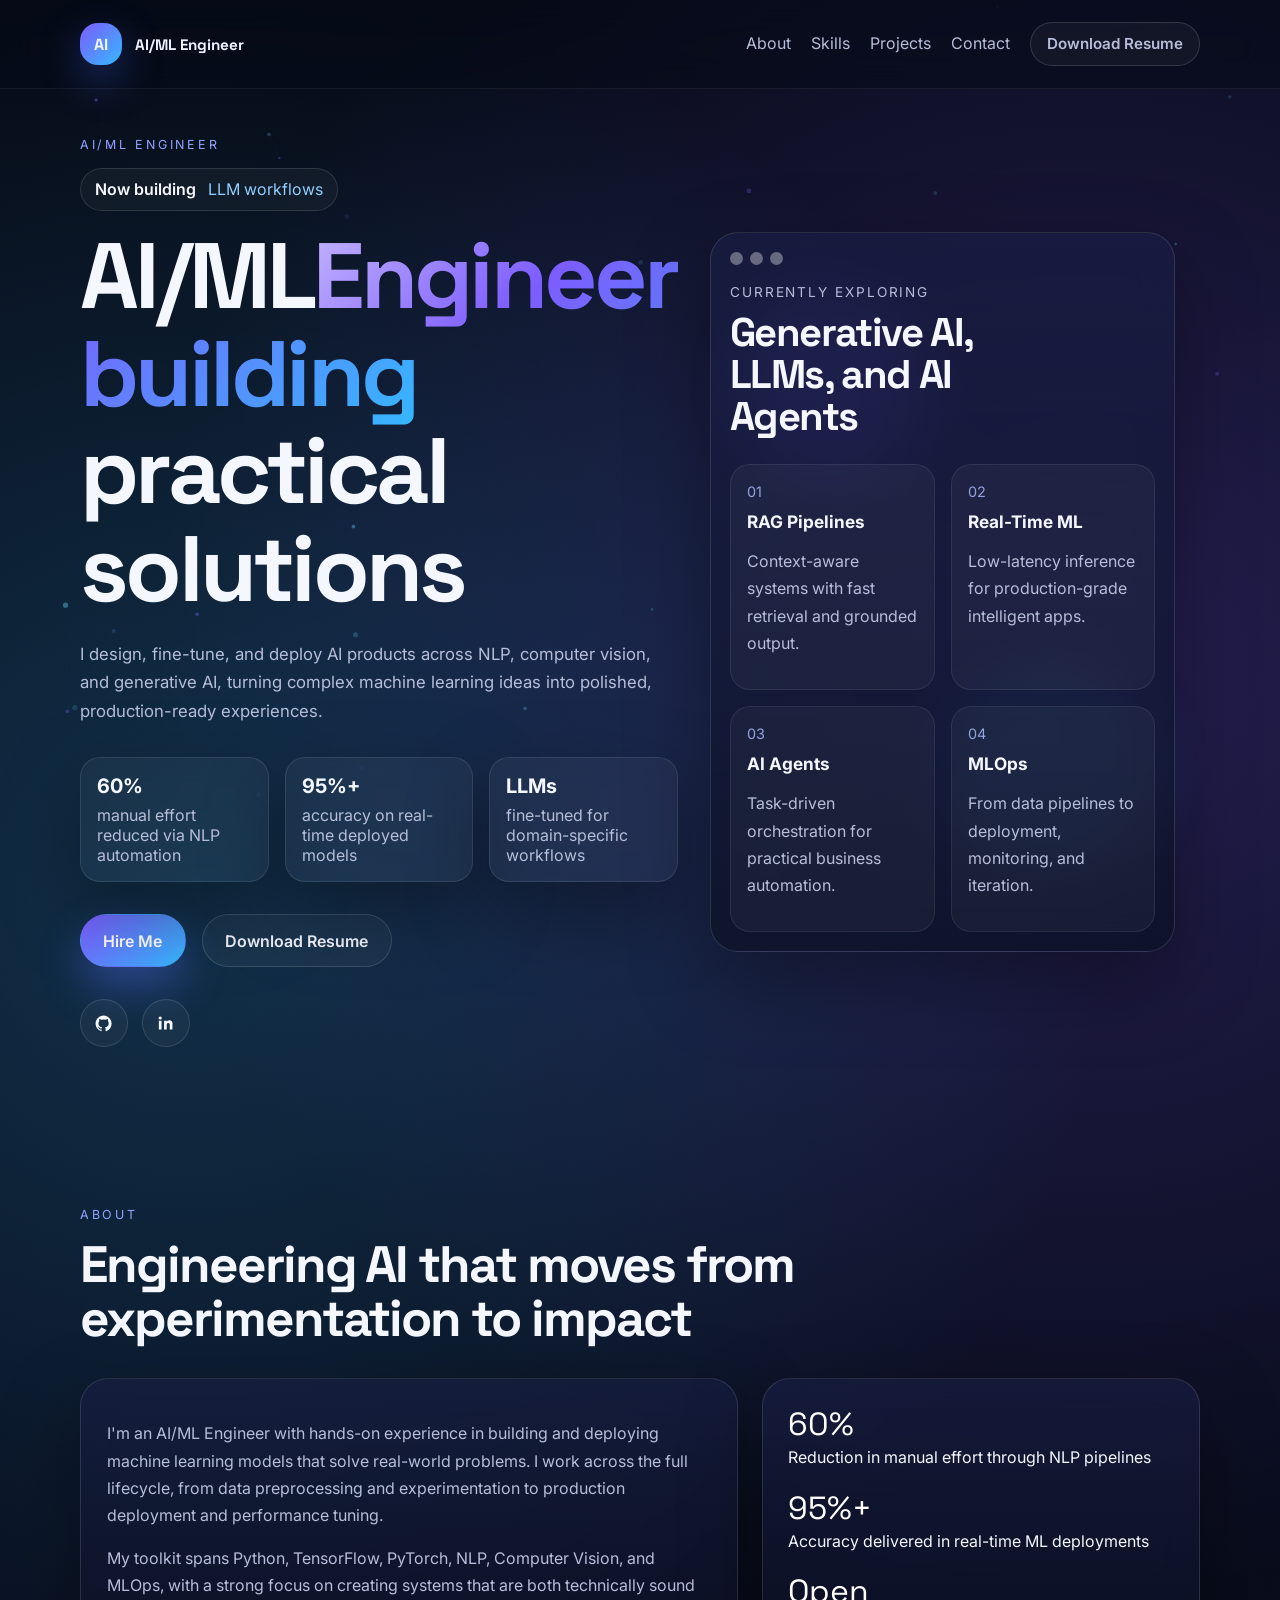
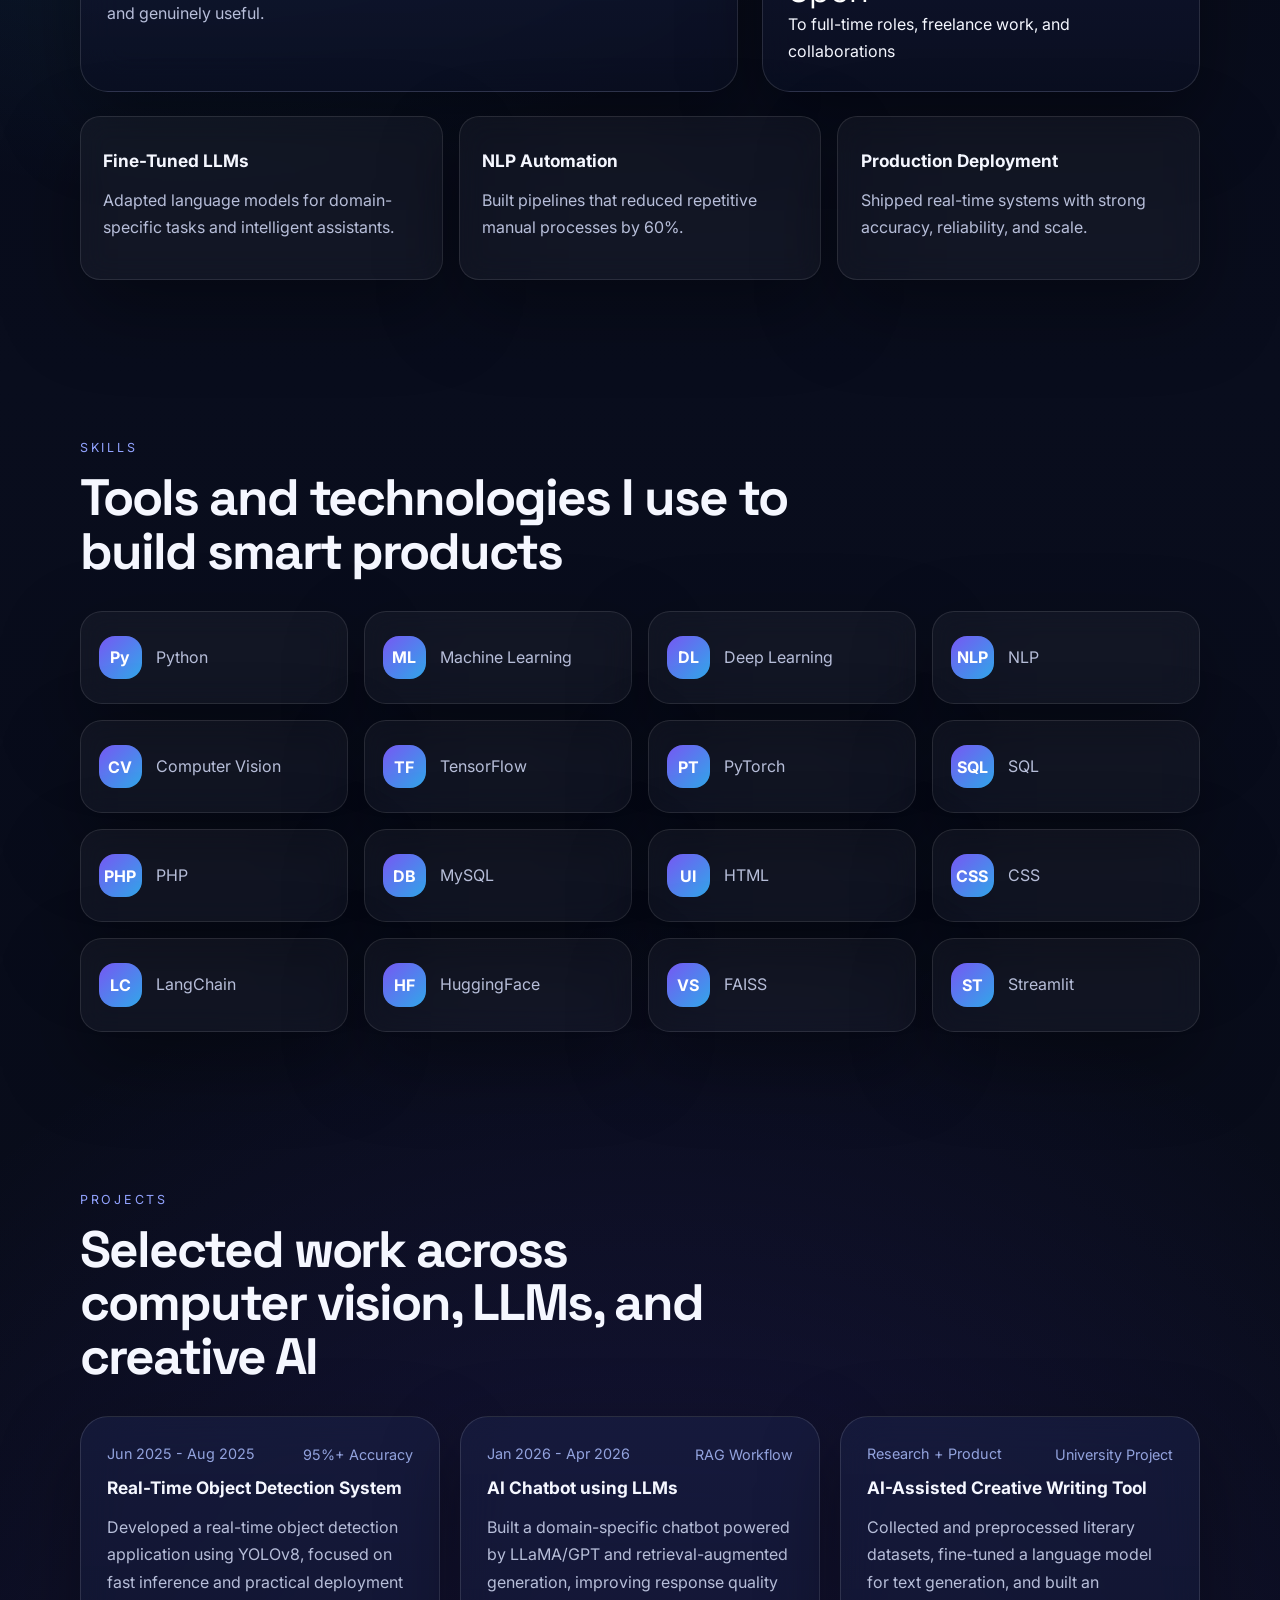
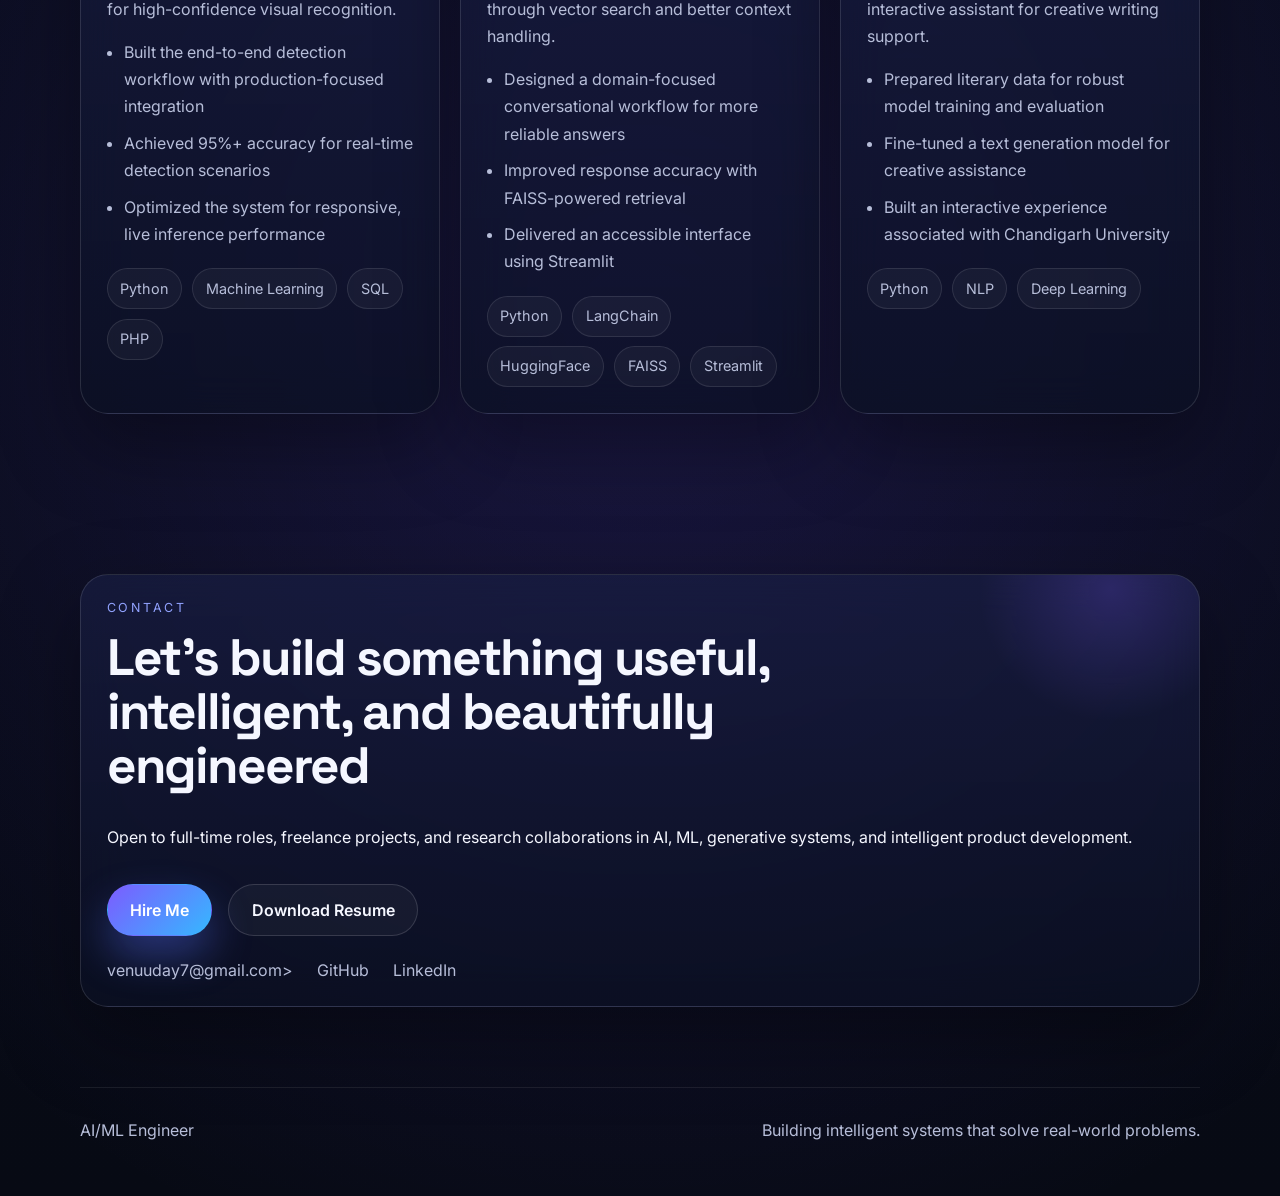
<file: venu.html>
<!DOCTYPE html>
<html lang="en">
  <head>
    <meta charset="UTF-8" />
    <meta name="viewport" content="width=device-width, initial-scale=1.0" />
    <title>AI/ML Engineer | Intelligent Systems Portfolio</title>
    <meta
      name="description"
      content="Portfolio of a AI/ML Engineer building intelligent systems that solve real-world problems across NLP, computer vision, LLMs, and MLOps."
    />
    <meta
      name="keywords"
      content="AI Engineer, ML Engineer, NLP, Computer Vision, LLM, Generative AI, MLOps, Portfolio"
    />
    <meta name="author" content="AI/ML Engineer" />
    <meta property="og:title" content="AI/ML Engineer Portfolio" />
    <meta
      property="og:description"
      content="Building intelligent systems that solve real-world problems."
    />
    <meta property="og:type" content="website" />
    <meta name="theme-color" content="#0a0d1f" />
    <link rel="preconnect" href="https://fonts.googleapis.com" />
    <link rel="preconnect" href="https://fonts.gstatic.com" crossorigin />
    <link
      href="https://fonts.googleapis.com/css2?family=Inter:wght@400;500;600;700;800&family=Space+Grotesk:wght@500;700&display=swap"
      rel="stylesheet"
    />
    <link rel="stylesheet" href="styles.css" />
  </head>
  <body>
    <canvas class="particle-canvas" id="particle-canvas" aria-hidden="true"></canvas>

    <div class="page-shell">
      <header class="site-header">
        <nav class="navbar container" aria-label="Primary">
          <a class="brand" href="#hero" aria-label="Portfolio home">
            <span class="brand-mark">AI</span>
            <span class="brand-text">AI/ML Engineer</span>
          </a>

          <button
            class="nav-toggle"
            id="nav-toggle"
            aria-expanded="false"
            aria-controls="nav-menu"
            aria-label="Toggle navigation"
          >
            <span></span>
            <span></span>
            <span></span>
          </button>

          <div class="nav-menu" id="nav-menu">
            <a href="#about">About</a>
            <a href="#skills">Skills</a>
            <a href="#projects">Projects</a>
            <a href="#contact">Contact</a>
            <a class="button button-small button-ghost" href="https://drive.google.com/file/d/1JXbQJt2JcHy2kgF5zCFhi_0Fpc0AkaMP/view?usp=sharing" download>
              Download Resume
            </a>
          </div>
        </nav>
      </header>

      <main>
        <section class="hero section container" id="hero">
          <div class="hero-copy reveal">
            <p class="eyebrow">AI/ML Engineer</p>
            <p class="intro-chip">
              <span class="intro-chip-label">Now building</span>
              <span id="rotating-text">LLM workflows</span>
            </p>
            <h1>
              AI/ML<span class="gradient-text">Engineer building</span>
              practical solutions
            </h1>
            <p class="hero-text">
              I design, fine-tune, and deploy AI products across NLP, computer vision,
              and generative AI, turning complex machine learning ideas into polished,
              production-ready experiences.
            </p>

            <div class="hero-highlights">
              <div class="highlight-card">
                <strong>60%</strong>
                <span>manual effort reduced via NLP automation</span>
              </div>
              <div class="highlight-card">
                <strong>95%+</strong>
                <span>accuracy on real-time deployed models</span>
              </div>
              <div class="highlight-card">
                <strong>LLMs</strong>
                <span>fine-tuned for domain-specific workflows</span>
              </div>
            </div>

            <div class="hero-actions">
              <a class="button button-primary" href="venuuday7@gmail.com">Hire Me</a>
              <a class="button button-secondary" href="https://drive.google.com/file/d/1JXbQJt2JcHy2kgF5zCFhi_0Fpc0AkaMP/view?usp=sharing" download>
                Download Resume
              </a>
            </div>

            <div class="social-links" aria-label="Social links">
              <a href="https://github.com/venuuday7-maker" target="_blank" rel="noreferrer" aria-label="GitHub">
                <svg viewBox="0 0 24 24" aria-hidden="true">
                  <path
                    d="M12 2C6.477 2 2 6.484 2 12.017c0 4.426 2.865 8.18 6.839 9.504.5.092.682-.217.682-.483 0-.237-.008-.866-.013-1.7-2.782.605-3.369-1.344-3.369-1.344-.454-1.158-1.11-1.466-1.11-1.466-.908-.62.069-.608.069-.608 1.004.07 1.532 1.033 1.532 1.033.892 1.53 2.341 1.088 2.91.832.092-.647.349-1.088.635-1.338-2.221-.253-4.555-1.113-4.555-4.951 0-1.093.39-1.988 1.029-2.688-.103-.253-.446-1.272.098-2.65 0 0 .84-.269 2.75 1.026A9.564 9.564 0 0 1 12 6.844a9.59 9.59 0 0 1 2.504.337c1.909-1.295 2.747-1.026 2.747-1.026.546 1.378.202 2.397.1 2.65.64.7 1.028 1.595 1.028 2.688 0 3.848-2.338 4.695-4.566 4.943.359.31.678.92.678 1.855 0 1.339-.012 2.419-.012 2.747 0 .269.18.58.688.481A10.019 10.019 0 0 0 22 12.017C22 6.484 17.523 2 12 2Z"
                  />
                </svg>
              </a>
              <a href="https://www.linkedin.com/in/venu-uday-99749a235/" target="_blank" rel="noreferrer" aria-label="LinkedIn">
                <svg viewBox="0 0 24 24" aria-hidden="true">
                  <path
                    d="M6.94 8.5H3.56v11h3.38v-11ZM5.25 3A2.01 2.01 0 0 0 3.2 5.01 2 2 0 0 0 5.22 7a2.01 2.01 0 0 0 2.06-1.99A2 2 0 0 0 5.28 3h-.03ZM20.8 12.77c0-3.32-1.77-4.86-4.13-4.86-1.9 0-2.75 1.04-3.23 1.77V8.5H10.1c.04.78 0 11 0 11h3.34v-6.14c0-.33.02-.66.12-.89.26-.66.85-1.34 1.84-1.34 1.3 0 1.82 1.01 1.82 2.49v5.88h3.34v-6.73Z"
                  />
                </svg>
              </a>
            </div>
          </div>

          <div class="hero-visual reveal">
            <div class="hero-orb hero-orb-one"></div>
            <div class="hero-orb hero-orb-two"></div>
            <div class="hero-panel glass-card">
              <div class="panel-header">
                <span></span>
                <span></span>
                <span></span>
              </div>

              <div class="panel-content">
                <p class="panel-label">Currently Exploring</p>
                <h2>Generative AI, LLMs, and AI Agents</h2>
                <div class="mini-grid">
                  <article>
                    <span>01</span>
                    <h3>RAG Pipelines</h3>
                    <p>Context-aware systems with fast retrieval and grounded output.</p>
                  </article>
                  <article>
                    <span>02</span>
                    <h3>Real-Time ML</h3>
                    <p>Low-latency inference for production-grade intelligent apps.</p>
                  </article>
                  <article>
                    <span>03</span>
                    <h3>AI Agents</h3>
                    <p>Task-driven orchestration for practical business automation.</p>
                  </article>
                  <article>
                    <span>04</span>
                    <h3>MLOps</h3>
                    <p>From data pipelines to deployment, monitoring, and iteration.</p>
                  </article>
                </div>
              </div>
            </div>
          </div>
        </section>

        <section class="section container" id="about">
          <div class="section-heading reveal">
            <p class="eyebrow">About</p>
            <h2>Engineering AI that moves from experimentation to impact</h2>
          </div>

          <div class="about-grid">
            <article class="glass-card reveal">
              <p>
                I'm an AI/ML Engineer with hands-on experience in building and deploying
                machine learning models that solve real-world problems. I work across the
                full lifecycle, from data preprocessing and experimentation to production
                deployment and performance tuning.
              </p>
              <p>
                My toolkit spans Python, TensorFlow, PyTorch, NLP, Computer Vision, and
                MLOps, with a strong focus on creating systems that are both technically
                sound and genuinely useful.
              </p>
            </article>

            <aside class="glass-card metrics-card reveal">
              <div>
                <span class="metric-value">60%</span>
                <span class="metric-label">Reduction in manual effort through NLP pipelines</span>
              </div>
              <div>
                <span class="metric-value">95%+</span>
                <span class="metric-label">Accuracy delivered in real-time ML deployments</span>
              </div>
              <div>
                <span class="metric-value">Open</span>
                <span class="metric-label">To full-time roles, freelance work, and collaborations</span>
              </div>
            </aside>
          </div>

          <div class="highlight-list reveal">
            <article class="feature-card">
              <h3>Fine-Tuned LLMs</h3>
              <p>Adapted language models for domain-specific tasks and intelligent assistants.</p>
            </article>
            <article class="feature-card">
              <h3>NLP Automation</h3>
              <p>Built pipelines that reduced repetitive manual processes by 60%.</p>
            </article>
            <article class="feature-card">
              <h3>Production Deployment</h3>
              <p>Shipped real-time systems with strong accuracy, reliability, and scale.</p>
            </article>
          </div>
        </section>

        <section class="section container" id="skills">
          <div class="section-heading reveal">
            <p class="eyebrow">Skills</p>
            <h2>Tools and technologies I use to build smart products</h2>
          </div>

          <div class="skills-grid reveal">
            <article class="skill-pill"><span>Py</span><p>Python</p></article>
            <article class="skill-pill"><span>ML</span><p>Machine Learning</p></article>
            <article class="skill-pill"><span>DL</span><p>Deep Learning</p></article>
            <article class="skill-pill"><span>NLP</span><p>NLP</p></article>
            <article class="skill-pill"><span>CV</span><p>Computer Vision</p></article>
            <article class="skill-pill"><span>TF</span><p>TensorFlow</p></article>
            <article class="skill-pill"><span>PT</span><p>PyTorch</p></article>
            <article class="skill-pill"><span>SQL</span><p>SQL</p></article>
            <article class="skill-pill"><span>PHP</span><p>PHP</p></article>
            <article class="skill-pill"><span>DB</span><p>MySQL</p></article>
            <article class="skill-pill"><span>UI</span><p>HTML</p></article>
            <article class="skill-pill"><span>CSS</span><p>CSS</p></article>
            <article class="skill-pill"><span>LC</span><p>LangChain</p></article>
            <article class="skill-pill"><span>HF</span><p>HuggingFace</p></article>
            <article class="skill-pill"><span>VS</span><p>FAISS</p></article>
            <article class="skill-pill"><span>ST</span><p>Streamlit</p></article>
          </div>
        </section>

        <section class="section container" id="projects">
          <div class="section-heading reveal">
            <p class="eyebrow">Projects</p>
            <h2>Selected work across computer vision, LLMs, and creative AI</h2>
          </div>

          <div class="projects-grid">
            <article class="project-card glass-card reveal">
              <div class="project-topline">
                <p>Jun 2025 - Aug 2025</p>
                <span>95%+ Accuracy</span>
              </div>
              <h3>Real-Time Object Detection System</h3>
              <p>
                Developed a real-time object detection application using YOLOv8, focused on
                fast inference and practical deployment for high-confidence visual recognition.
              </p>
              <ul>
                <li>Built the end-to-end detection workflow with production-focused integration</li>
                <li>Achieved 95%+ accuracy for real-time detection scenarios</li>
                <li>Optimized the system for responsive, live inference performance</li>
              </ul>
              <div class="tag-row">
                <span>Python</span>
                <span>Machine Learning</span>
                <span>SQL</span>
                <span>PHP</span>
              </div>
            </article>

            <article class="project-card glass-card reveal">
              <div class="project-topline">
                <p>Jan 2026 - Apr 2026</p>
                <span>RAG Workflow</span>
              </div>
              <h3>AI Chatbot using LLMs</h3>
              <p>
                Built a domain-specific chatbot powered by LLaMA/GPT and retrieval-augmented
                generation, improving response quality through vector search and better context handling.
              </p>
              <ul>
                <li>Designed a domain-focused conversational workflow for more reliable answers</li>
                <li>Improved response accuracy with FAISS-powered retrieval</li>
                <li>Delivered an accessible interface using Streamlit</li>
              </ul>
              <div class="tag-row">
                <span>Python</span>
                <span>LangChain</span>
                <span>HuggingFace</span>
                <span>FAISS</span>
                <span>Streamlit</span>
              </div>
            </article>

            <article class="project-card glass-card reveal">
              <div class="project-topline">
                <p>Research + Product</p>
                <span>University Project</span>
              </div>
              <h3>AI-Assisted Creative Writing Tool</h3>
              <p>
                Collected and preprocessed literary datasets, fine-tuned a language model for
                text generation, and built an interactive assistant for creative writing support.
              </p>
              <ul>
                <li>Prepared literary data for robust model training and evaluation</li>
                <li>Fine-tuned a text generation model for creative assistance</li>
                <li>Built an interactive experience associated with Chandigarh University</li>
              </ul>
              <div class="tag-row">
                <span>Python</span>
                <span>NLP</span>
                <span>Deep Learning</span>
              </div>
            </article>
          </div>
        </section>

        <section class="section container" id="contact">
          <div class="contact-card glass-card reveal">
            <div class="section-heading">
              <p class="eyebrow">Contact</p>
              <h2>Let’s build something useful, intelligent, and beautifully engineered</h2>
            </div>

            <p class="contact-copy">
              Open to full-time roles, freelance projects, and research collaborations in AI,
              ML, generative systems, and intelligent product development.
            </p>

            <div class="contact-actions">
              <a class="button button-primary" href="venuuday7@gmail.com">Hire Me</a>
              <a class="button button-secondary" href="https://drive.google.com/file/d/1JXbQJt2JcHy2kgF5zCFhi_0Fpc0AkaMP/view?usp=sharing" download>
                Download Resume
              </a>
            </div>

            <div class="contact-links">
              <a href="venuuday7@gmail.com">venuuday7@gmail.com>
              <a href="https://github.com/venuuday7-maker" target="_blank" rel="noreferrer">GitHub</a>
              <a href="https://www.linkedin.com/in/venu-uday-99749a235/" target="_blank" rel="noreferrer">LinkedIn</a>
            </div>
          </div>
        </section>
      </main>

      <footer class="site-footer">
        <div class="container footer-inner">
          <p>AI/ML Engineer</p>
          <p>Building intelligent systems that solve real-world problems.</p>
        </div>
      </footer>
    </div>

    <script src="script.js"></script>
  </body>
</html>
</file>
<file: styles.css>
:root {
  --bg: #070b19;
  --bg-soft: #0f1630;
  --surface: rgba(16, 24, 52, 0.55);
  --surface-strong: rgba(18, 24, 56, 0.84);
  --surface-border: rgba(255, 255, 255, 0.12);
  --text: #f5f7ff;
  --muted: #b7bed9;
  --accent: #7c5cff;
  --accent-bright: #35b8ff;
  --shadow: 0 30px 80px rgba(0, 0, 0, 0.35);
  --radius-lg: 28px;
  --radius-md: 20px;
  --container: min(1120px, calc(100% - 2rem));
  --nav-height: 88px;
}

* {
  box-sizing: border-box;
}

html {
  scroll-behavior: smooth;
}

body {
  margin: 0;
  min-width: 320px;
  font-family: "Inter", sans-serif;
  color: var(--text);
  background:
    radial-gradient(circle at 15% 20%, rgba(53, 184, 255, 0.22), transparent 25%),
    radial-gradient(circle at 85% 15%, rgba(124, 92, 255, 0.25), transparent 24%),
    radial-gradient(circle at 50% 80%, rgba(108, 76, 255, 0.18), transparent 28%),
    linear-gradient(180deg, #060914 0%, #090d1d 45%, #070a14 100%);
  overflow-x: hidden;
}

body.menu-open {
  overflow: hidden;
}

a {
  color: inherit;
  text-decoration: none;
}

img,
svg {
  display: block;
}

button {
  font: inherit;
}

.particle-canvas {
  position: fixed;
  inset: 0;
  width: 100%;
  height: 100%;
  pointer-events: none;
  opacity: 0.7;
  z-index: 0;
}

.page-shell {
  position: relative;
  z-index: 1;
}

.container {
  width: var(--container);
  margin: 0 auto;
}

.section {
  padding: 5rem 0;
}

.site-header {
  position: sticky;
  top: 0;
  z-index: 20;
  backdrop-filter: blur(18px);
  background: rgba(7, 11, 25, 0.55);
  border-bottom: 1px solid rgba(255, 255, 255, 0.06);
}

.navbar {
  min-height: var(--nav-height);
  display: flex;
  align-items: center;
  justify-content: space-between;
  gap: 1rem;
}

.brand {
  display: inline-flex;
  align-items: center;
  gap: 0.85rem;
  font-family: "Space Grotesk", sans-serif;
  font-weight: 700;
}

.brand-mark {
  width: 2.6rem;
  height: 2.6rem;
  display: grid;
  place-items: center;
  border-radius: 18px;
  background: linear-gradient(135deg, var(--accent), var(--accent-bright));
  box-shadow: 0 16px 40px rgba(74, 105, 255, 0.35);
}

.brand-text {
  font-size: 0.95rem;
  color: #eef1ff;
}

.nav-menu {
  display: flex;
  align-items: center;
  gap: 1.25rem;
}

.nav-menu a {
  color: var(--muted);
  line-height: 1.7;
  transition: color 180ms ease, transform 180ms ease;
}

.nav-menu a:hover,
.nav-menu a:focus-visible {
  color: var(--text);
  transform: translateY(-1px);
}

.nav-toggle {
  display: none;
  width: 3rem;
  height: 3rem;
  border-radius: 999px;
  border: 1px solid rgba(255, 255, 255, 0.12);
  background: rgba(255, 255, 255, 0.04);
  color: var(--text);
  align-items: center;
  justify-content: center;
  flex-direction: column;
  gap: 0.25rem;
  cursor: pointer;
}

.nav-toggle span {
  width: 1.15rem;
  height: 2px;
  border-radius: 999px;
  background: currentColor;
}

.hero {
  min-height: calc(100vh - var(--nav-height));
  display: grid;
  align-items: center;
  grid-template-columns: 1.05fr 0.95fr;
  gap: 2rem;
  padding-top: 3rem;
}

.eyebrow {
  margin: 0 0 1rem;
  text-transform: uppercase;
  letter-spacing: 0.22em;
  font-size: 0.78rem;
  color: #92a3ff;
}

.intro-chip {
  display: inline-flex;
  align-items: center;
  gap: 0.7rem;
  margin: 0 0 1.1rem;
  padding: 0.65rem 0.9rem;
  border-radius: 999px;
  border: 1px solid rgba(255, 255, 255, 0.12);
  background: rgba(255, 255, 255, 0.04);
  backdrop-filter: blur(16px);
  color: var(--muted);
}

.intro-chip-label {
  color: #f7f8ff;
  font-weight: 600;
}

#rotating-text {
  color: #91cfff;
}

.hero h1,
.section-heading h2,
.contact-card h2,
.panel-content h2 {
  margin: 0;
  font-family: "Space Grotesk", sans-serif;
  line-height: 1.05;
  letter-spacing: -0.04em;
}

.hero h1 {
  font-size: clamp(3rem, 8vw, 5.8rem);
  max-width: 12ch;
}

.gradient-text {
  background: linear-gradient(135deg, #c5b6ff 0%, #7c5cff 36%, #35b8ff 100%);
  -webkit-background-clip: text;
  background-clip: text;
  color: transparent;
}

.hero-text,
.contact-copy,
.project-card p,
.project-card li,
.about-grid p,
.feature-card p,
.skill-pill p,
.mini-grid p,
.metric-label,
.tag-row span {
  line-height: 1.7;
}

.hero-text {
  max-width: 60ch;
  margin: 1.35rem 0 0;
  font-size: 1.05rem;
  color: var(--muted);
}

.hero-highlights {
  display: grid;
  grid-template-columns: repeat(3, minmax(0, 1fr));
  gap: 1rem;
  margin: 2rem 0;
}

.highlight-card,
.feature-card,
.skill-pill {
  position: relative;
  overflow: hidden;
  border: 1px solid rgba(255, 255, 255, 0.1);
  background: rgba(255, 255, 255, 0.04);
  backdrop-filter: blur(14px);
  box-shadow: var(--shadow);
}

.highlight-card {
  padding: 1rem;
  border-radius: 20px;
}

.highlight-card strong {
  display: block;
  margin-bottom: 0.45rem;
  font-size: 1.25rem;
}

.highlight-card span,
.hero-panel p,
.tag-row span,
.contact-links a,
.skill-pill p,
.project-card p,
.project-card li,
.about-grid p,
.feature-card p {
  color: var(--muted);
}

.hero-actions,
.contact-actions {
  display: flex;
  flex-wrap: wrap;
  gap: 1rem;
  margin-top: 2rem;
}

.button {
  display: inline-flex;
  align-items: center;
  justify-content: center;
  min-height: 3.3rem;
  padding: 0 1.4rem;
  border-radius: 999px;
  border: 1px solid transparent;
  font-weight: 600;
  transition: transform 180ms ease, box-shadow 180ms ease, border-color 180ms ease, background 180ms ease;
}

.button:hover,
.button:focus-visible {
  transform: translateY(-2px);
}

.button-primary {
  background: linear-gradient(135deg, var(--accent), var(--accent-bright));
  color: #ffffff;
  box-shadow: 0 20px 40px rgba(87, 113, 255, 0.38);
}

.button-secondary,
.button-ghost {
  border-color: rgba(255, 255, 255, 0.14);
  background: rgba(255, 255, 255, 0.04);
  color: var(--text);
}

.button-small {
  min-height: 2.75rem;
  padding: 0 1rem;
  font-size: 0.95rem;
}

.social-links {
  display: flex;
  gap: 0.85rem;
  margin-top: 2rem;
}

.social-links a {
  width: 3rem;
  height: 3rem;
  display: grid;
  place-items: center;
  border-radius: 999px;
  border: 1px solid rgba(255, 255, 255, 0.12);
  background: rgba(255, 255, 255, 0.04);
  transition: transform 180ms ease, border-color 180ms ease, background 180ms ease;
}

.social-links a:hover,
.social-links a:focus-visible {
  transform: translateY(-3px);
  border-color: rgba(124, 92, 255, 0.55);
  background: rgba(124, 92, 255, 0.12);
}

.social-links svg {
  width: 1.2rem;
  height: 1.2rem;
  fill: currentColor;
}

.hero-visual {
  position: relative;
  min-height: 34rem;
  display: grid;
  place-items: center;
}

.hero-orb {
  position: absolute;
  border-radius: 999px;
  filter: blur(24px);
  opacity: 0.6;
  animation: floatOrb 9s ease-in-out infinite;
}

.hero-orb-one {
  width: 12rem;
  height: 12rem;
  top: 8%;
  left: 5%;
  background: rgba(124, 92, 255, 0.34);
}

.hero-orb-two {
  width: 14rem;
  height: 14rem;
  right: 2%;
  bottom: 10%;
  background: rgba(53, 184, 255, 0.26);
  animation-delay: -2s;
}

.glass-card {
  border: 1px solid var(--surface-border);
  background: linear-gradient(180deg, rgba(25, 31, 69, 0.62), rgba(11, 16, 35, 0.72));
  backdrop-filter: blur(20px);
  border-radius: var(--radius-lg);
  box-shadow: var(--shadow);
}

.hero-panel {
  position: relative;
  width: min(100%, 34rem);
  padding: 1.2rem;
}

.panel-header {
  display: flex;
  gap: 0.45rem;
}

.panel-header span {
  width: 0.8rem;
  height: 0.8rem;
  border-radius: 999px;
  background: rgba(255, 255, 255, 0.35);
}

.panel-content {
  padding-top: 1.2rem;
}

.panel-label {
  margin: 0 0 0.75rem;
  font-size: 0.85rem;
  color: #9bb5ff;
  letter-spacing: 0.14em;
  text-transform: uppercase;
}

.panel-content h2 {
  font-size: clamp(1.8rem, 4vw, 2.5rem);
  max-width: 12ch;
}

.mini-grid {
  display: grid;
  grid-template-columns: repeat(2, minmax(0, 1fr));
  gap: 1rem;
  margin-top: 1.6rem;
}

.mini-grid article {
  padding: 1rem;
  border-radius: var(--radius-md);
  background: rgba(255, 255, 255, 0.04);
  border: 1px solid rgba(255, 255, 255, 0.08);
}

.mini-grid span,
.project-topline span,
.project-topline p {
  font-size: 0.9rem;
  color: #93a3de;
}

.mini-grid h3,
.feature-card h3,
.project-card h3 {
  margin: 0.65rem 0 0.5rem;
  font-size: 1.08rem;
}

.section-heading {
  max-width: 45rem;
  margin-bottom: 2rem;
}

.section-heading h2 {
  font-size: clamp(2rem, 4vw, 3.3rem);
}

.about-grid {
  display: grid;
  grid-template-columns: 1.2fr 0.8fr;
  gap: 1.5rem;
}

.about-grid article,
.metrics-card,
.contact-card {
  padding: 1.6rem;
}

.metrics-card {
  display: grid;
  gap: 1rem;
}

.metric-value {
  display: block;
  font-family: "Space Grotesk", sans-serif;
  font-size: 2rem;
  color: #ffffff;
}

.highlight-list {
  margin-top: 1.5rem;
  display: grid;
  grid-template-columns: repeat(3, minmax(0, 1fr));
  gap: 1rem;
}

.feature-card {
  padding: 1.4rem;
  border-radius: var(--radius-md);
}

.skills-grid {
  display: grid;
  grid-template-columns: repeat(4, minmax(0, 1fr));
  gap: 1rem;
}

.skill-pill {
  display: flex;
  align-items: center;
  gap: 0.9rem;
  min-height: 5rem;
  padding: 1rem 1.1rem;
  border-radius: 22px;
  transition: transform 180ms ease, border-color 180ms ease, background 180ms ease;
}

.skill-pill:hover {
  transform: translateY(-4px);
  border-color: rgba(124, 92, 255, 0.4);
  background: rgba(124, 92, 255, 0.1);
}

.skill-pill span {
  width: 2.7rem;
  height: 2.7rem;
  border-radius: 16px;
  display: grid;
  place-items: center;
  flex-shrink: 0;
  font-weight: 700;
  color: #ffffff;
  background: linear-gradient(135deg, rgba(124, 92, 255, 0.95), rgba(53, 184, 255, 0.9));
}

.projects-grid {
  display: grid;
  grid-template-columns: repeat(3, minmax(0, 1fr));
  gap: 1.25rem;
}

.project-card {
  position: relative;
  padding: 1.6rem;
  transition: transform 220ms ease, border-color 220ms ease, box-shadow 220ms ease;
}

.project-card::before {
  content: "";
  position: absolute;
  inset: 0;
  border-radius: inherit;
  background: linear-gradient(135deg, rgba(124, 92, 255, 0.18), transparent 45%, rgba(53, 184, 255, 0.14));
  opacity: 0;
  transition: opacity 220ms ease;
  pointer-events: none;
}

.project-card:hover {
  transform: translateY(-10px);
  border-color: rgba(124, 92, 255, 0.35);
  box-shadow: 0 34px 90px rgba(0, 0, 0, 0.4);
}

.project-card:hover::before {
  opacity: 1;
}

.project-topline {
  display: flex;
  align-items: center;
  justify-content: space-between;
  gap: 1rem;
}

.project-topline p {
  margin: 0;
}

.project-card ul {
  padding-left: 1.1rem;
  margin: 1rem 0 1.25rem;
  color: var(--muted);
}

.project-card li + li {
  margin-top: 0.6rem;
}

.tag-row {
  display: flex;
  flex-wrap: wrap;
  gap: 0.6rem;
}

.tag-row span {
  padding: 0.45rem 0.8rem;
  border-radius: 999px;
  font-size: 0.9rem;
  border: 1px solid rgba(255, 255, 255, 0.1);
  background: rgba(255, 255, 255, 0.04);
}

.contact-card {
  position: relative;
  overflow: hidden;
}

.contact-card::after {
  content: "";
  position: absolute;
  top: -30%;
  right: -5%;
  width: 18rem;
  height: 18rem;
  border-radius: 999px;
  background: radial-gradient(circle, rgba(124, 92, 255, 0.22), transparent 65%);
  pointer-events: none;
}

.contact-links {
  display: flex;
  flex-wrap: wrap;
  gap: 1rem 1.5rem;
  margin-top: 1.5rem;
}

.contact-links a {
  transition: color 180ms ease;
}

.contact-links a:hover,
.contact-links a:focus-visible {
  color: #ffffff;
}

.site-footer {
  padding: 0 0 2.5rem;
}

.footer-inner {
  display: flex;
  justify-content: space-between;
  gap: 1rem;
  padding-top: 1rem;
  border-top: 1px solid rgba(255, 255, 255, 0.08);
  color: var(--muted);
}

.reveal {
  opacity: 0;
  transform: translateY(28px);
  transition: opacity 700ms ease, transform 700ms ease;
}

.reveal.is-visible {
  opacity: 1;
  transform: translateY(0);
}

@keyframes floatOrb {
  0%,
  100% {
    transform: translate3d(0, 0, 0) scale(1);
  }
  50% {
    transform: translate3d(0, -18px, 0) scale(1.06);
  }
}

@media (max-width: 1080px) {
  .hero,
  .about-grid,
  .projects-grid {
    grid-template-columns: 1fr;
  }

  .skills-grid {
    grid-template-columns: repeat(3, minmax(0, 1fr));
  }

  .highlight-list {
    grid-template-columns: 1fr;
  }

  .hero {
    min-height: auto;
    padding-top: 2.5rem;
  }
}

@media (max-width: 780px) {
  .nav-toggle {
    display: inline-flex;
  }

  .nav-menu {
    position: absolute;
    top: calc(100% + 0.75rem);
    right: 1rem;
    left: 1rem;
    display: grid;
    gap: 0.9rem;
    padding: 1rem;
    border-radius: 24px;
    border: 1px solid rgba(255, 255, 255, 0.1);
    background: rgba(8, 12, 28, 0.94);
    backdrop-filter: blur(20px);
    opacity: 0;
    visibility: hidden;
    transform: translateY(-10px);
    transition: opacity 180ms ease, transform 180ms ease, visibility 180ms ease;
  }

  .nav-menu.is-open {
    opacity: 1;
    visibility: visible;
    transform: translateY(0);
  }

  .hero h1 {
    max-width: 10ch;
  }

  .hero-highlights,
  .skills-grid,
  .mini-grid {
    grid-template-columns: 1fr;
  }

  .footer-inner {
    flex-direction: column;
  }
}

@media (max-width: 560px) {
  .section {
    padding: 4rem 0;
  }

  .container {
    width: min(100% - 1.25rem, 1120px);
  }

  .hero-actions,
  .contact-actions,
  .contact-links {
    flex-direction: column;
    align-items: stretch;
  }

  .button {
    width: 100%;
  }

  .brand-text {
    display: none;
  }

  .project-topline {
    flex-direction: column;
    align-items: flex-start;
  }
}

@media (prefers-reduced-motion: reduce) {
  html {
    scroll-behavior: auto;
  }

  *,
  *::before,
  *::after {
    animation: none !important;
    transition: none !important;
  }

  .reveal {
    opacity: 1;
    transform: none;
  }
}
</file>
